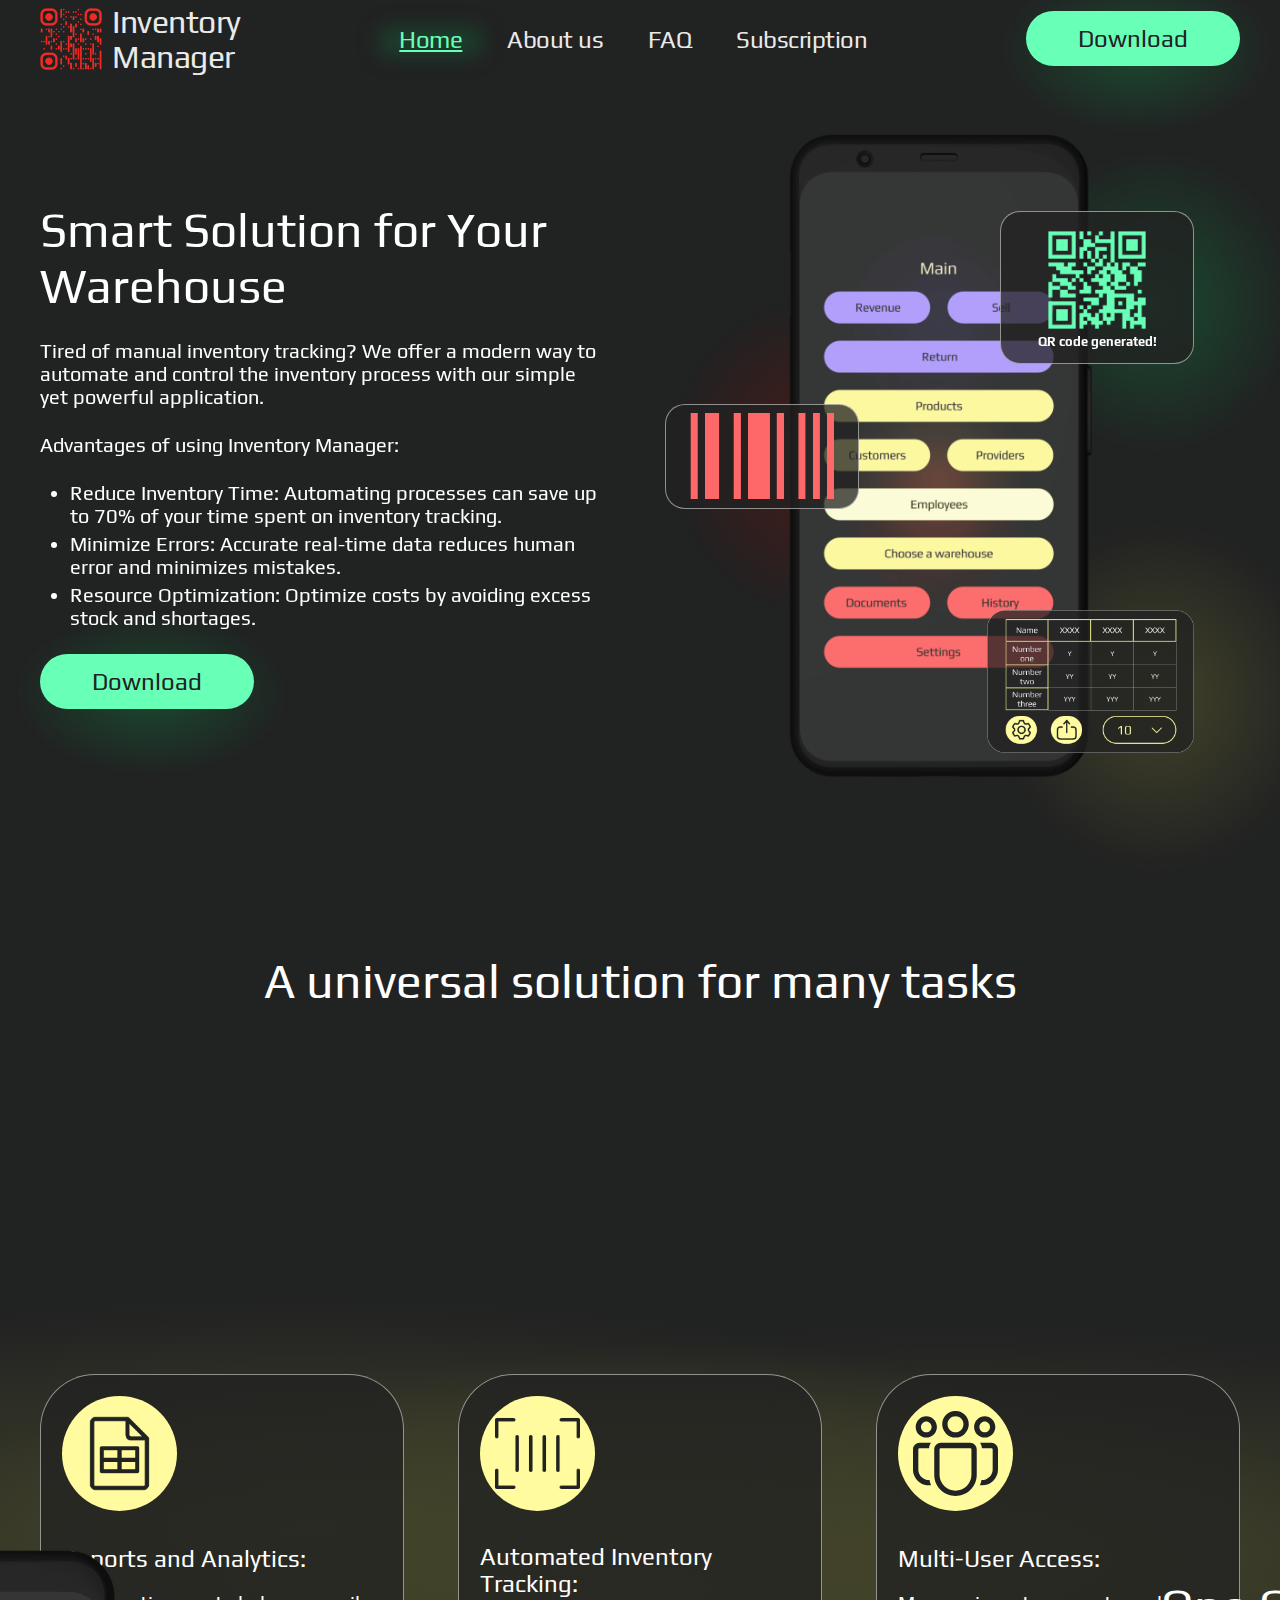
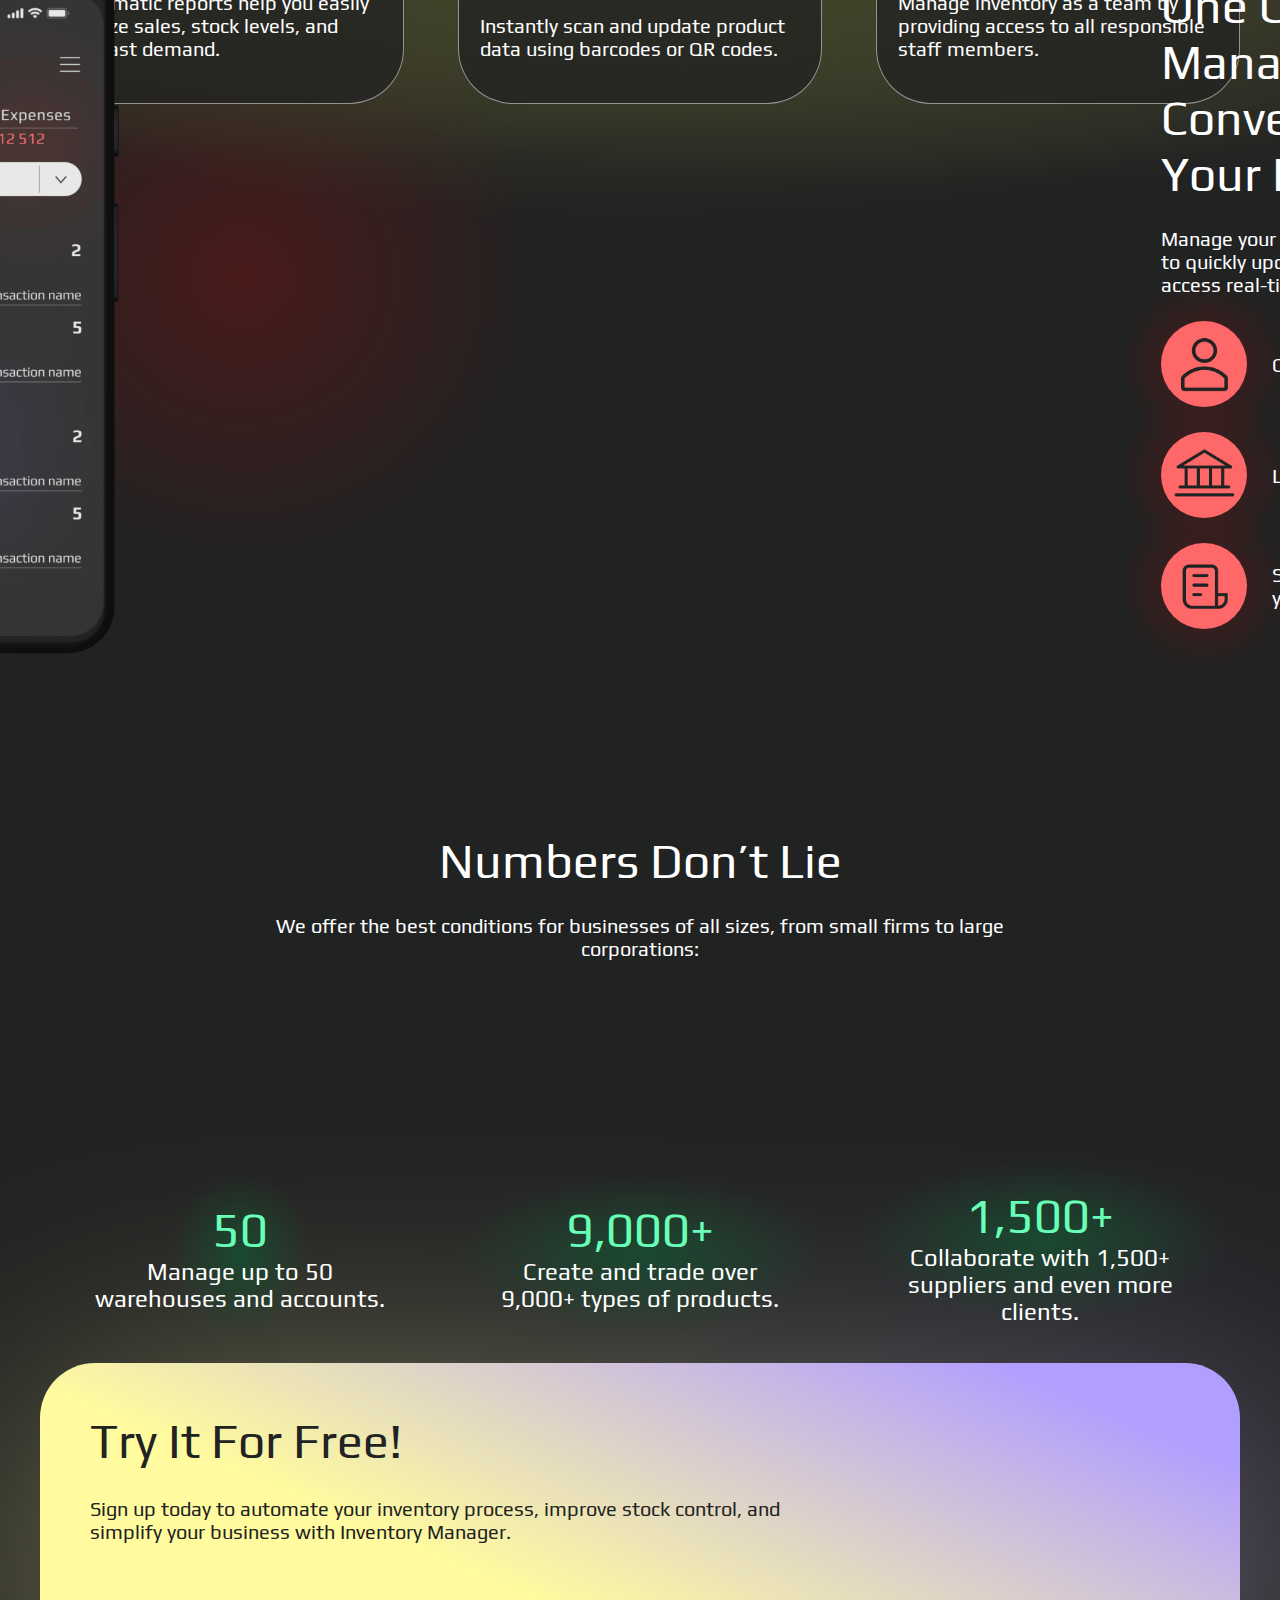
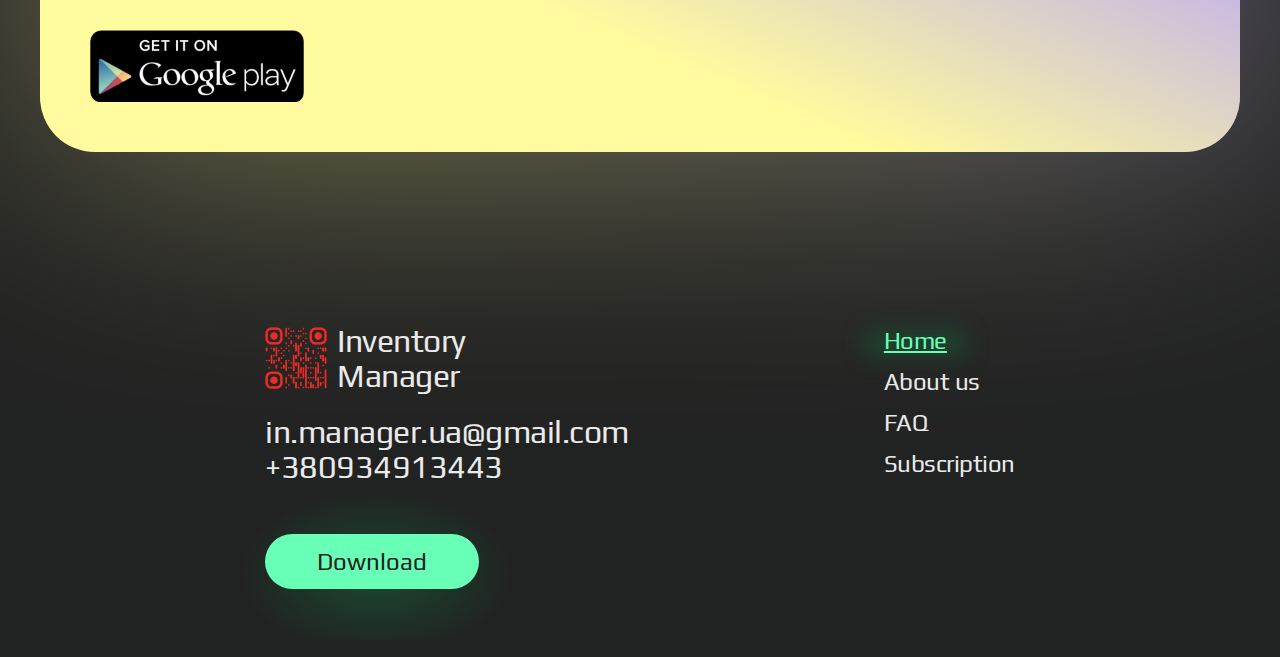
<file: index.html>
<!DOCTYPE html>
<html lang="en">
  <head>
    <meta charset="UTF-8" />
    <meta name="viewport" content="width=device-width, initial-scale=1.0" />
    <link
      rel="icon"
      href="/images/logo.png"
      type="image/png"
    />
    <title>Inventory manager</title>
    <link rel="stylesheet" href="./styles/global.css" />
    <link rel="stylesheet" href="./styles/index.css" />
    <link rel="stylesheet" href="./styles/animation.css" />
  </head>
  <body class="center-column">
    <header translate="no" class="max-1200 row-beetween">
      <div class="logo">
        <img src="./images/logo.png" alt="IM" />
        <div>
          <h1 class="logoTitle">Inventory</h1>
          <h1 class="logoTitle">Manager</h1>
        </div>
      </div>

      <div class="nav-menu-mobile">
        <nav class="row-beetween">
          <div class="link-c link-active">
            <a href="./index.html" class="link active">Home</a>
            <div class="active-decor"></div>
          </div>
          <div class="link-c">
            <a href="./aboutUs.html" class="link">About us</a>
            <div class="active-decor"></div>
          </div>
          <div class="link-c">
            <a href="./FAQ.html" class="link">FAQ</a>
            <div class="active-decor"></div>
          </div>
          <div class="link-c">
            <a href="./Subscription.html" class="link">Subscription</a>
            <div class="active-decor"></div>
          </div>
        </nav>
        <div class="a-download-c">
          <div class="a-download-dec"></div>
          <a
            class="a-download"
            href="https://play.google.com/store/apps/details?id=com.valik404.inventorymanager"
            >Download</a
          >
        </div>
        <div class="cont-filter-black"></div>
      </div>

      <div class="icon" id="header-mobile-btn">
        <span></span>
        <span></span>
        <span></span>
        <span></span>
      </div>
    </header>

    <main class="max-1200 center-column">
      <section class="hero-g">
        <div class="hero-left left-column animationElement animationLeft">
          <h1 class="title mb25">Smart Solution for Your Warehouse</h1>
          <p class="text mb25">
            Tired of manual inventory tracking? We offer a modern way to
            automate and control the inventory process with our simple yet
            powerful application.
          </p>
          <h3 class="text mb25">Advantages of using Inventory Manager:</h3>
          <ul class="hero-list-c center-column mb25">
            <li class="text">
              Reduce Inventory Time: Automating processes can save up to 70% of
              your time spent on inventory tracking.
            </li>
            <li class="text">
              Minimize Errors: Accurate real-time data reduces human error and
              minimizes mistakes.
            </li>
            <li class="text">
              Resource Optimization: Optimize costs by avoiding excess stock and
              shortages.
            </li>
          </ul>
          <div class="a-download-c">
            <div class="a-download-dec"></div>
            <a
              class="a-download"
              href="https://play.google.com/store/apps/details?id=com.valik404.inventorymanager"
              >Download</a
            >
          </div>
        </div>
        <div class="hero-right center">
          <img
            src="./images/index/phone3.png"
            alt=""
            class="hero-phone animationElement animationRight"
          />
          <div
            class="hero-decor hero-decor-1 center-column animationElement animationRightOpacity transition0_3sStop1"
          >
            <img src="./images/index/qrPlayMarket.png" alt="" />
            <h2>QR code generated!</h2>
          </div>
          <div
            class="hero-decor-boll green-boll animationElement animationRightOpacity transition0_3sStop1"
          ></div>
          <div
            class="hero-decor hero-decor-2 center-column animationElement animationLeftOpacity transition0_6sStop1"
          >
            <img src="./images/index/scan.png" alt="" />
          </div>
          <div
            class="hero-decor-boll red-boll animationElement animationLeftOpacity transition0_6sStop1"
          ></div>
          <div
            class="hero-decor hero-decor-3 center-column animationElement animationRightOpacity transition0_9sStop1"
          >
            <img src="./images/index/table.png" alt="" />
          </div>
          <div
            class="hero-decor-boll yellow-boll animationElement animationRightOpacity transition0_9sStop1"
          ></div>
        </div>
      </section>

      <section class="document-g row-2">
        <div class="document-g-title center">
          <h1 class="title mb35">A universal solution for many tasks</h1>
        </div>
        <div
          class="document-c row-beetween gap15 animationElement animationBottom animationCloseMobile"
        >
          <div
            class="box-c animationElement animationLeftOpacityBigMobile animationOnlyMobile"
          >
            <div class="box beetween-left-column">
              <div class="circle center-column">
                <img src="./images/index/vectorDir.png" alt="" />
              </div>
              <h3 class="title document-title">Reports and Analytics:</h3>
              <p class="text">
                Systematic reports help you easily analyze sales, stock levels,
                and forecast demand.
              </p>
            </div>
            <div class="box-decor-boll circle1"></div>
          </div>
          <div
            class="box-c animationElement animationRightOpacityBigMobile animationOnlyMobile"
          >
            <div class="box beetween-left-column">
              <div class="circle center-column">
                <img src="./images/index/scan2.png" alt="" />
              </div>
              <h3 class="title document-title">
                Automated Inventory Tracking:
              </h3>
              <p class="text">
                Instantly scan and update product data using barcodes or QR
                codes.
              </p>
            </div>
            <div class="box-decor-boll circle2"></div>
          </div>
          <div
            class="box-c animationElement animationLeftOpacityBigMobile animationOnlyMobile"
          >
            <div class="box beetween-left-column">
              <div class="circle center-column">
                <img src="./images/index/vector7.svg" alt="" />
              </div>
              <h3 class="title document-title">Multi-User Access:</h3>
              <p class="text">
                Manage inventory as a team by providing access to all
                responsible staff members.
              </p>
            </div>
            <div class="box-decor-boll circle3"></div>
          </div>
        </div>
      </section>

      <section class="statisctic-g row-3">
        <div class="row-3-left">
          <img
            class="animationElement animationLeft"
            src="./images/index/phone1.png"
            alt=""
          />
          <div class="phone-decor-boll"></div>
        </div>
        <div class="row-3-right right-column animationElement animationRight">
          <h1 class="title mb25">
            One Click Inventory Management – Fast and Convenient Solution for
            Your Business
          </h1>
          <p class="text mb25">
            Manage your stock with just one click! Our app allows you to quickly
            update product data, automate processes, and access real-time
            information.
          </p>
          <div class="right-column statisctic-c">
            <div class="row-3-text center">
              <div class="round center">
                <img src="./images/index/clarity_avatar-line.png" alt="" />
                <div class="round-decor"></div>
              </div>
              <p class="text">Create A New Account</p>
            </div>
            <div class="row-3-text center">
              <div class="round center">
                <img src="./images/index/ph_bank-light.png" alt="" />
                <div class="round-decor"></div>
              </div>
              <p class="text">Link Your Bank Account</p>
            </div>
            <div class="row-3-text center">
              <div class="round center">
                <img
                  src="./images/index/fluent_receipt-20-regular.png"
                  alt=""
                />
                <div class="round-decor"></div>
              </div>
              <p class="text">
                Start Buying And Selling (start inventory) for your business
              </p>
            </div>
          </div>
        </div>
      </section>

      <section class="row-4">
        <div class="row-4-text center-column">
          <h2 class="title mb25">Numbers Don’t Lie</h2>
          <p class="text">
            We offer the best conditions for businesses of all sizes, from small
            firms to large corporations:
          </p>
        </div>
        <div class="row-4-info center animationElement animationBottom">
          <div class="info center-column">
            <h2 class="title">
              50
              <div class="info-decor-boll"></div>
            </h2>
            <p class="text">Manage up to 50 warehouses and accounts.</p>
          </div>
          <div class="info center-column">
            <h2 class="title">
              9,000+
              <div class="info-decor-boll"></div>
            </h2>
            <p class="text">Create and trade over 9,000+ types of products.</p>
          </div>
          <div class="info center-column">
            <h2 class="title">
              1,500+
              <div class="info-decor-boll"></div>
            </h2>
            <p class="text">
              Collaborate with 1,500+ suppliers and even more clients.
            </p>
          </div>
        </div>
      </section>

      <section class="google-phone-g mb175">
        <div class="google-phone-c beetween-start">
          <div class="left-google-phone beetween-left-column">
            <div class="google-phone-c-text beetween-left-column">
              <h2 class="title">Try It For Free!</h2>
              <p class="text google-phone-text">
                Sign up today to automate your inventory process, improve stock
                control, and simplify your business with Inventory Manager.
              </p>
            </div>
            <img
              class="google-play"
              src="./images/index/GooglePlay.png"
              alt=""
            />
          </div>
          <div class="right-google-phone center">
            <img
              class="phone-google-phone animationElement animationRight"
              src="./images/index/phone2.png"
              alt=""
            />
          </div>

          <div class="gradient-decor-boll"></div>
        </div>
      </section>
    </main>

    <footer translate="no" class="max-750 beetween-start">
      <div class="left-footer left-column">
        <div class="logo">
          <img src="./images/logo.png" alt="IM" />
          <div>
            <h1 class="logoTitle">Inventory</h1>
            <h1 class="logoTitle">Manager</h1>
          </div>
        </div>
        <div class="footer-left-cont">
          <a
            title="in.manager.ua@gmail.com"
            href="mailto:in.manager.ua@gmail.com?subject=WebMessage"
            class="logoTitle"
            >in.manager.ua@gmail.com</a
          >
          <a href="tel:+380934913443" class="logoTitle logoTel">+380934913443</a>
        </div>
        <div class="a-download-c margin-top">
          <div class="a-download-dec"></div>
          <a
            class="a-download"
            href="https://play.google.com/store/apps/details?id=com.valik404.inventorymanager"
            >Download</a
          >
        </div>
      </div>
      <nav class="right-footer left-column">
        <div class="link-c link-active">
          <a href="./index.html" class="link active">Home</a>
          <div class="active-decor"></div>
        </div>
        <div class="link-c">
          <a href="./aboutUs.html" class="link">About us</a>
          <div class="active-decor"></div>
        </div>
        <div class="link-c">
          <a href="./FAQ.html" class="link">FAQ</a>
          <div class="active-decor"></div>
        </div>
        <div class="link-c">
          <a href="./Subscription.html" class="link">Subscription</a>
          <div class="active-decor"></div>
        </div>
      </nav>
    </footer>

    <script src="./script/animationStart.js"></script>
    <script src="./script/global.js"></script>
  </body>
</html>
</file>
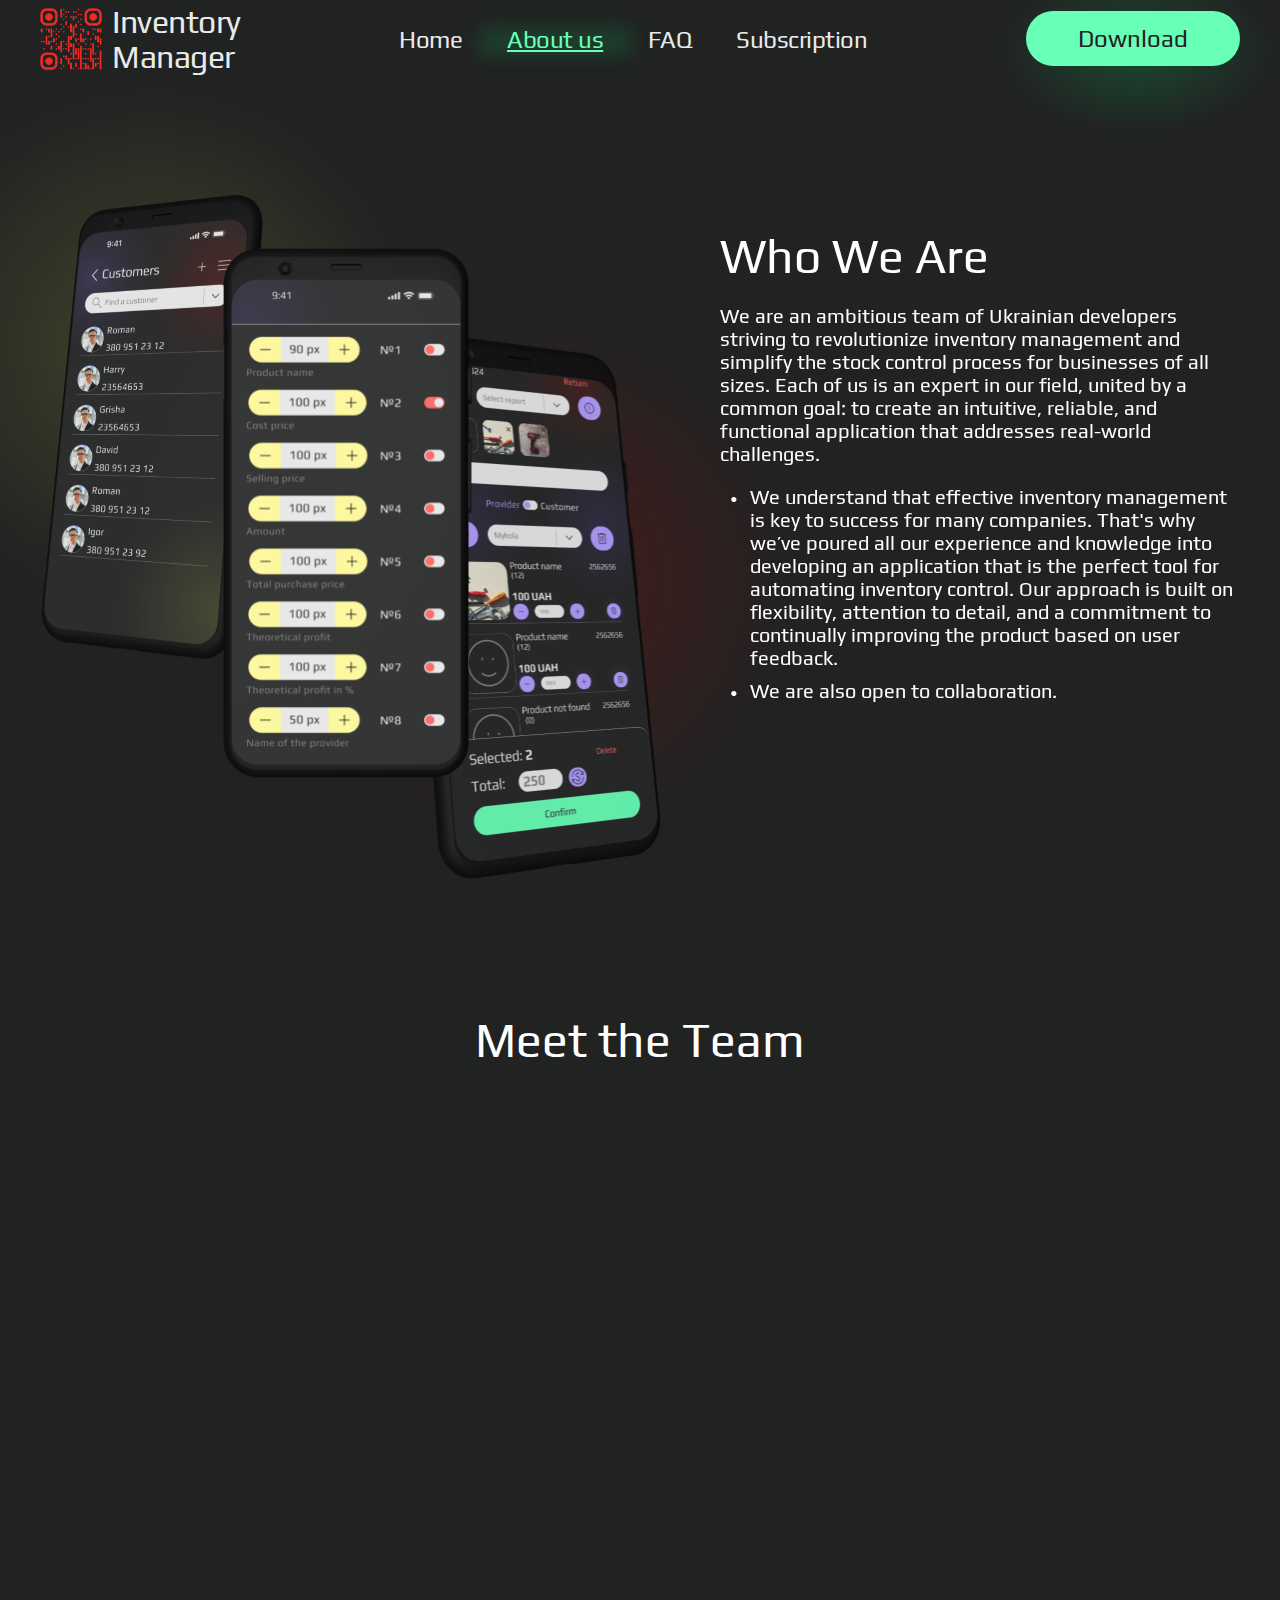
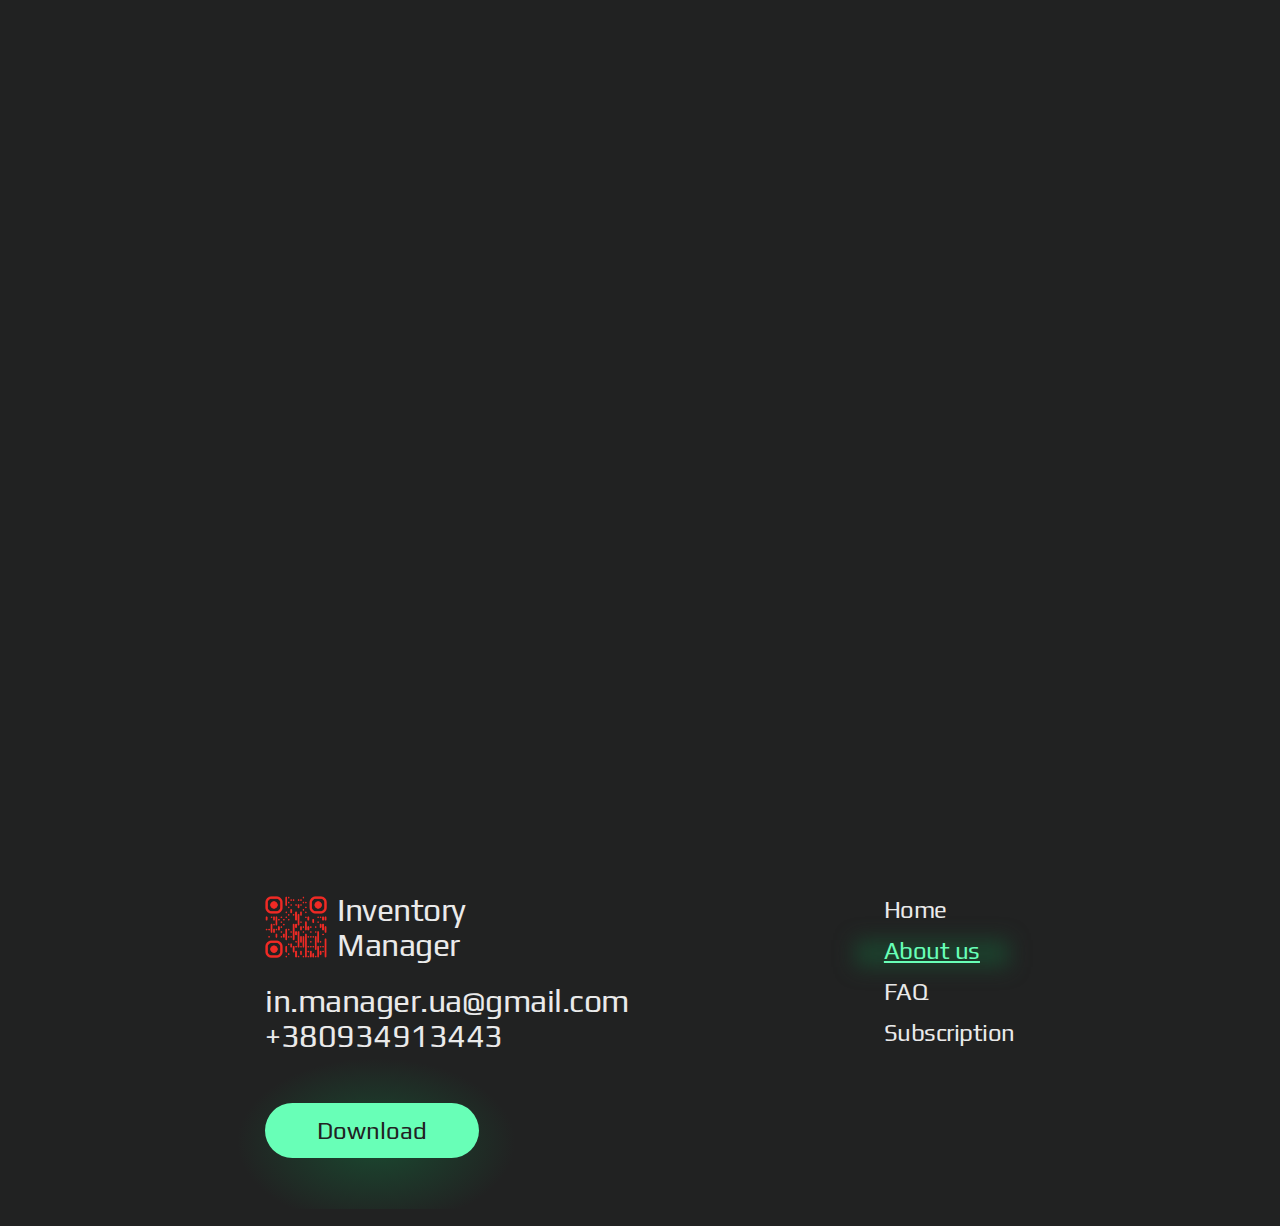
<file: aboutUs.html>
<!DOCTYPE html>
<html lang="en">
  <head>
    <meta charset="UTF-8" />
    <meta name="viewport" content="width=device-width, initial-scale=1.0" />
    <link rel="icon" href="/images/logo.png" type="image/png" />
    <title>Inventory manager</title>
    <link rel="stylesheet" href="./styles/global.css" />
    <link rel="stylesheet" href="./styles/aboutUs.css" />
    <link rel="stylesheet" href="./styles/animation.css" />
  </head>
  <body class="center-column">
    <header translate="no" class="max-1200 row-beetween">
      <div class="logo">
        <img src="./images/logo.png" alt="IM" />
        <div translate="no">
          <h1 class="logoTitle">Inventory</h1>
          <h1 class="logoTitle">Manager</h1>
        </div>
      </div>

      <div class="nav-menu-mobile">
        <nav class="row-beetween">
          <div class="link-c">
            <a href="./index.html" class="link">Home</a>
            <div class="active-decor"></div>
          </div>
          <div class="link-c link-active">
            <a href="./aboutUs.html" class="link active">About us</a>
            <div class="active-decor"></div>
          </div>
          <div class="link-c">
            <a href="./FAQ.html" class="link">FAQ</a>
            <div class="active-decor"></div>
          </div>
          <div class="link-c">
            <a href="./Subscription.html" class="link">Subscription</a>
            <div class="active-decor"></div>
          </div>
        </nav>
        <div class="a-download-c">
          <div class="a-download-dec"></div>
          <a
            class="a-download"
            href="https://play.google.com/store/apps/details?id=com.valik404.inventorymanager"
            >Download</a
          >
        </div>

        <div class="cont-filter-black"></div>
      </div>

      <div class="icon" id="header-mobile-btn">
        <span></span>
        <span></span>
        <span></span>
        <span></span>
      </div>
    </header>

    <main class="max-1200 center-column">
      <section class="hero-us">
        <div class="hero-phones">
          <img
            class="hero-phone-1 animationElement animationLeftOpacityVeryBig transition1_6s"
            src="./images/aboutUs/phone1.png"
            alt=""
          />
          <img
            class="hero-phone-2 animationElement animationLeftOpacityBig transition1_3s"
            src="./images/aboutUs/phone2.png"
            alt=""
          />
          <img
            class="hero-phone-3 animationElement animationLeftOpacity"
            src="./images/aboutUs/phone3.png"
            alt=""
          />
          <div class="hero-phones-decor decor-yellow"></div>
          <div class="hero-phones-decor decor-red"></div>
          <div class="hero-phones-decor decor-blue"></div>
        </div>
        <div class="hero-text right-column animationElement animationRight">
          <h1 class="title">Who We Are</h1>
          <p class="text">
            We are an ambitious team of Ukrainian developers striving to
            revolutionize inventory management and simplify the stock control
            process for businesses of all sizes. Each of us is an expert in our
            field, united by a common goal: to create an intuitive, reliable,
            and functional application that addresses real-world challenges.
          </p>
          <div class="hero-list text">
            <p>
              We understand that effective inventory management is key to
              success for many companies. That's why we’ve poured all our
              experience and knowledge into developing an application that is
              the perfect tool for automating inventory control. Our approach is
              built on flexibility, attention to detail, and a commitment to
              continually improving the product based on user feedback.
            </p>
            <p>We are also open to collaboration.</p>
          </div>
          <div class="a-download-c mobile-btn">
            <div class="a-download-dec"></div>
            <a
              class="a-download"
              href="https://play.google.com/store/apps/details?id=com.valik404.inventorymanager"
              >Download</a
            >
          </div>
        </div>
      </section>

      <section class="authors-section">
        <h1 class="title">Meet the Team</h1>
        <div class="authors center-column">
          <div class="author animationElement animationLeftOpacityBig">
            <div class="author-text left-column">
              <div class="author-name-job">
                <p class="author-name font-color-yellow text">
                  Valentyn Radchenko
                </p>
                <p class="author-job font-color-yellow text">Founder</p>
              </div>
              <p class="text">
                An experienced Team Lead with a strong background as a Full
                Stack Developer and many years in IT.
              </p>
              <div class="author-list">
                <p class="text">
                  Founder of BananaCode, the company behind the creation of the
                  Inventory Manager application.
                </p>
                <p class="text">
                  As the CEO, Valentin leads the development of innovative
                  solutions, ensuring high-quality and efficient products for
                  business optimization. He also independently developed and
                  created the application’s functionality to meet all
                  requirements.
                </p>
              </div>
            </div>
            <div class="author-img center">
              <img src="./images/aboutUs/Founder.png" alt="" />
              <div class="author-img-bg author-img-bg-1"></div>
              <div class="author-decor author-decor-yellow"></div>
            </div>
          </div>
          <div class="author animationElement animationRightOpacityBig">
            <div class="author-text left-column">
              <div class="author-name-job">
                <p class="author-name font-color-blue text">Anna Kudryk</p>
                <p class="author-job font-color-blue text">UI/UX designer</p>
              </div>
              <p class="text">A UI/UX designer with six years of experience.</p>
              <div class="author-list">
                <p class="text">
                  Contributed to the development of a mobile casual game and a
                  warehouse analytics application.
                </p>
                <p class="text">
                  With 3.5 years in graphic design, she creates interfaces that
                  are not only user-friendly but also visually appealing.
                </p>
              </div>
            </div>
            <div class="author-img center">
              <img src="./images/aboutUs/designer.png" alt="" />
              <div class="author-img-bg author-img-bg-2"></div>
              <div class="author-decor author-decor-blue"></div>
            </div>
          </div>
          <div class="author animationElement animationLeftOpacityBig">
            <div class="author-text left-column">
              <div class="author-name-job">
                <p class="author-name font-color-red text">Olga Galaka</p>
                <p class="author-job font-color-red text">Chief assistent</p>
              </div>
              <p class="text">
                Supports the process of development, testing, and optimization
                of the application.
              </p>
              <div class="author-list">
                <p class="text">
                  Responsible for organizational tasks and assisting with task
                  allocation within the team.
                </p>
                <p class="text">
                  Helps implement new features, improve the interface, fix bugs,
                  and ensure close communication between developers and users to
                  keep the product aligned with business expectations.
                </p>
              </div>
            </div>
            <div class="author-img center">
              <img src="./images/aboutUs/user.png" alt="" />
              <div class="author-img-bg author-img-bg-3"></div>
              <div class="author-decor author-decor-red"></div>
            </div>
          </div>
          <!-- <div class="author animationElement animationRightOpacityBig">
            <div class="author-text left-column">
              <div class="author-name-job">
                <p class="author-name font-color-blue text">Zakhar Yasko</p>
                <p class="author-job font-color-blue text">Front-end</p>
              </div>
              <p class="text">
                An advanced Front-end developer with over 2 years of experience.
              </p>
              <div class="author-list">
                <p class="text">
                  A student at one of Germany's top technical universities.
                  Zakhar contributed to building the core of the project as well
                  as developing numerous features.
                </p>
                <p class="text">
                  He is a skilled professional proficient in the full cycle of
                  Front-end project development, including implementation,
                  interface optimization, and the integration of cutting-edge
                  solutions to enhance user experience.
                </p>
              </div>
            </div>
            <div class="author-img center">
              <img src="./images/aboutUs/user2.jpg" alt="" />
              <div class="author-img-bg author-img-bg-2"></div>
              <div class="author-decor author-decor-blue"></div>
            </div>
          </div> -->
        </div>
      </section>
    </main>

    <footer translate="no" class="max-750 beetween-start">
      <div class="left-footer left-column">
        <div class="logo">
          <img src="./images/logo.png" alt="IM" />
          <div translate="no">
            <h1 class="logoTitle">Inventory</h1>
            <h1 class="logoTitle">Manager</h1>
          </div>
        </div>
        <div class="footer-left-cont">
          <a
            title="in.manager.ua@gmail.com"
            href="mailto:in.manager.ua@gmail.com?subject=WebMessage"
            class="logoTitle"
            >in.manager.ua@gmail.com</a
          >
          <a href="tel:+380934913443" class="logoTitle logoTel">+380934913443</a>
        </div>
        <div class="a-download-c margin-top">
          <div class="a-download-dec"></div>
          <a
            class="a-download"
            href="https://play.google.com/store/apps/details?id=com.valik404.inventorymanager"
            >Download</a
          >
        </div>
      </div>
      <nav class="right-footer left-column">
        <div class="link-c">
          <a href="./index.html" class="link">Home</a>
          <div class="active-decor"></div>
        </div>
        <div class="link-c link-active">
          <a href="./aboutUs.html" class="link active">About us</a>
          <div class="active-decor"></div>
        </div>
        <div class="link-c">
          <a href="./FAQ.html" class="link">FAQ</a>
          <div class="active-decor"></div>
        </div>
        <div class="link-c">
          <a href="./Subscription.html" class="link">Subscription</a>
          <div class="active-decor"></div>
        </div>
      </nav>
    </footer>

    <script src="./script/global.js"></script>
    <script src="./script/animationStart.js"></script>
    <script src="./script/global.js"></script>
  </body>
</html>
</file>
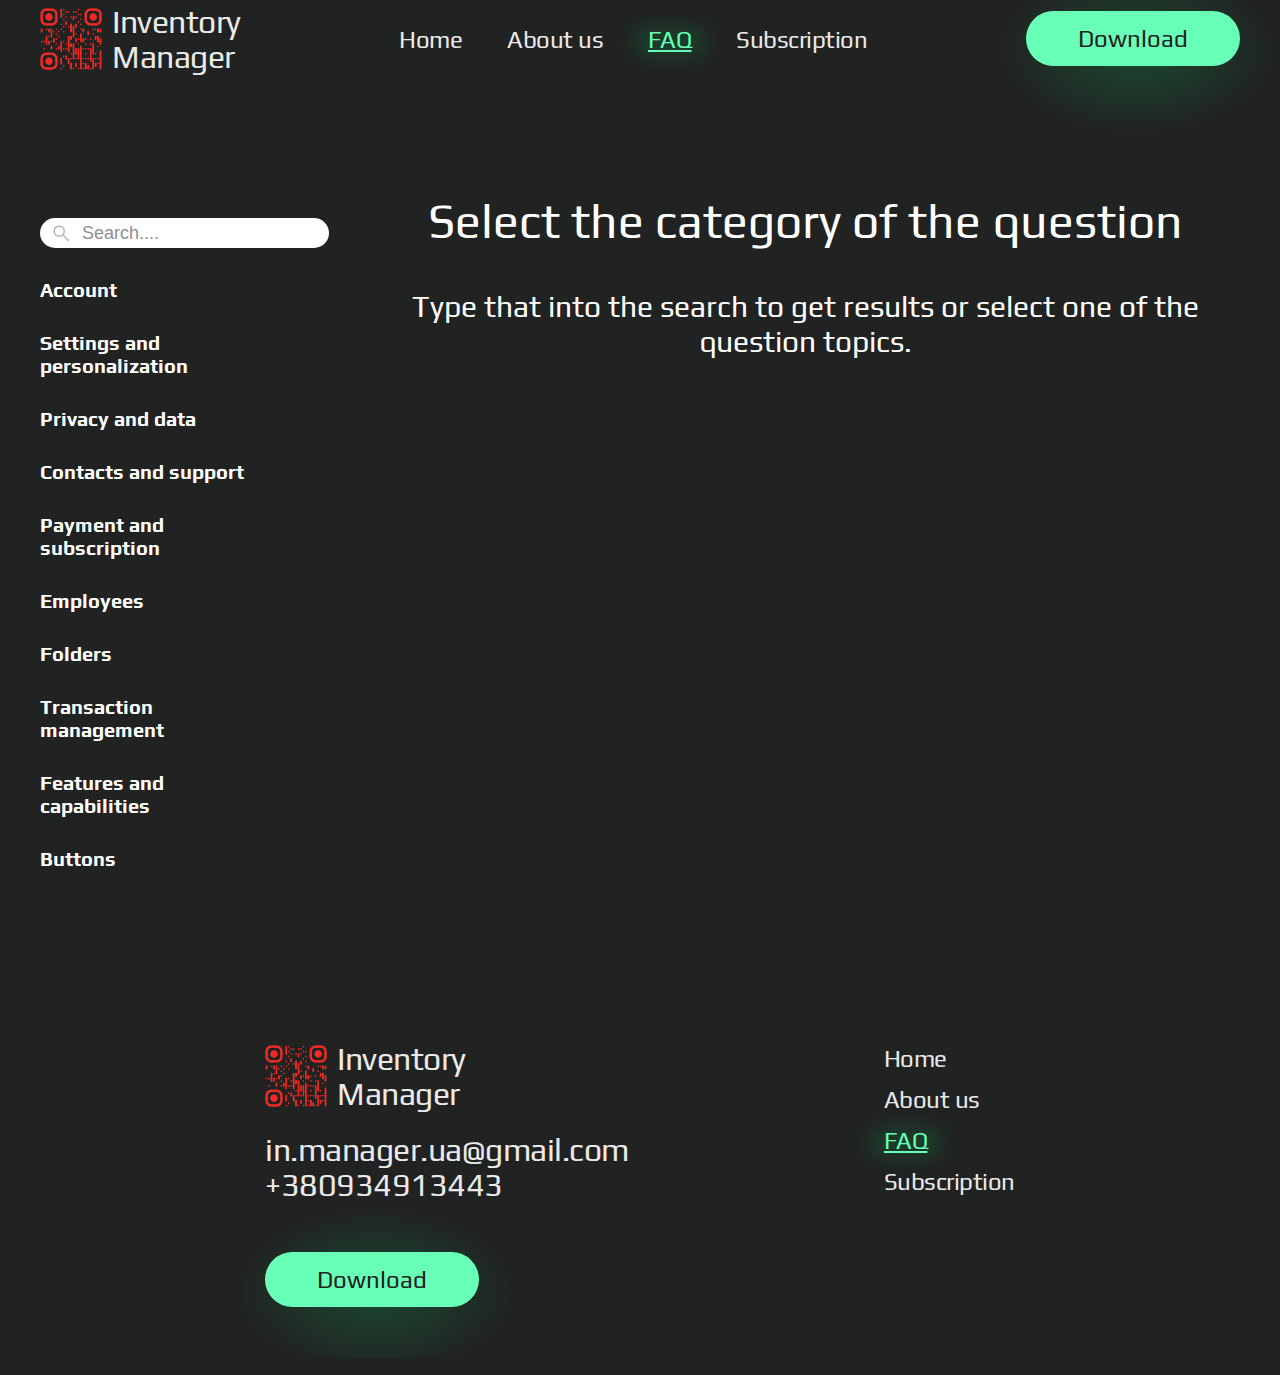
<file: FAQ.html>
<!DOCTYPE html>
<html lang="en">
  <head>
    <meta charset="UTF-8" />
    <meta name="viewport" content="width=device-width, initial-scale=1.0" />
    <link rel="icon" href="/images/logo.png" type="image/png" />
    <title>Inventory manager</title>
    <link rel="stylesheet" href="./styles/global.css" />
    <link rel="stylesheet" href="./styles/FAQ.css" />
  </head>
  <body class="center-column">
    <header translate="no" class="max-1200 row-beetween">
      <div class="logo">
        <img src="./images/logo.png" alt="IM" />
        <div>
          <h1 class="logoTitle">Inventory</h1>
          <h1 class="logoTitle">Manager</h1>
        </div>
      </div>
      <div class="nav-menu-mobile">
        <nav class="row-beetween">
          <div class="link-c">
            <a href="./index.html" class="link">Home</a>
            <div class="active-decor"></div>
          </div>
          <div class="link-c">
            <a href="./aboutUs.html" class="link">About us</a>
            <div class="active-decor"></div>
          </div>
          <div class="link-c link-active">
            <a href="./FAQ.html" class="link active">FAQ</a>
            <div class="active-decor"></div>
          </div>
          <div class="link-c">
            <a href="./Subscription.html" class="link">Subscription</a>
            <div class="active-decor"></div>
          </div>
        </nav>

        <div class="a-download-c">
          <div class="a-download-dec"></div>
          <a
            class="a-download"
            href="https://play.google.com/store/apps/details?id=com.valik404.inventorymanager"
            >Download</a
          >
        </div>

        <div class="cont-filter-black"></div>
      </div>

      <div class="icon" id="header-mobile-btn">
        <span></span>
        <span></span>
        <span></span>
        <span></span>
      </div>
    </header>

    <main class="max-1200 center-column">
      <section class="hero-faq">
        <div class="hero-faq-left left-column">
          <input
            id="searchInput"
            class="search-input"
            type="text"
            placeholder="Search...."
          />
          <div class="panel-toggle">
            <img src="./images/faq/show-hide-right-panel.svg" id="check" />
          </div>
          <div class="right-panel">
            <div class="question-title-category-panel">
              <h1 id="questionTitle2" class="title center">
                Select the category of the question
              </h1>
            </div>
            <input
              id="searchInput2"
              class="search-input search-input2"
              type="text"
              placeholder="Search...."
            />
            <div
              id="questionsCategory"
              class="questions-category left-column"
            ></div>
          </div>
        </div>
        <div class="hero-faq-right center-column" id="rightSection">
          <h2 id="questionTitle" class="title">
            Select the category of the question
          </h2>
          <div class="cards-container right-column searching-title" id="answersStack">
            Type that into the search to get results or select one of the
            question topics.
          </div>
        </div>
      </section>
    </main>

    <footer translate="no" class="max-750 beetween-start">
      <div class="left-footer left-column">
        <div class="logo">
          <img src="./images/logo.png" alt="IM" />
          <div>
            <h1 class="logoTitle">Inventory</h1>
            <h1 class="logoTitle">Manager</h1>
          </div>
        </div>
        <div class="footer-left-cont">
          <a
            title="in.manager.ua@gmail.com"
            href="mailto:in.manager.ua@gmail.com?subject=WebMessage"
            class="logoTitle"
            >in.manager.ua@gmail.com</a
          >
          <a href="tel:+380934913443" class="logoTitle logoTel">+380934913443</a>
        </div>
        <div class="a-download-c margin-top">
          <div class="a-download-dec"></div>
          <a
            class="a-download"
            href="https://play.google.com/store/apps/details?id=com.valik404.inventorymanager"
            >Download</a
          >
        </div>
      </div>
      <nav class="right-footer left-column">
        <div class="link-c">
          <a href="./index.html" class="link">Home</a>
          <div class="active-decor"></div>
        </div>
        <div class="link-c">
          <a href="./aboutUs.html" class="link">About us</a>
          <div class="active-decor"></div>
        </div>
        <div class="link-c link-active">
          <a href="./FAQ.html" class="link active">FAQ</a>
          <div class="active-decor"></div>
        </div>
        <div class="link-c">
          <a href="./Subscription.html" class="link">Subscription</a>
          <div class="active-decor"></div>
        </div>
      </nav>
    </footer>
    <script src="./script/global.js"></script>
    <script src="./script/datas.js"></script>
    <script src="./script/faq.js"></script>
  </body>
</html>
</file>
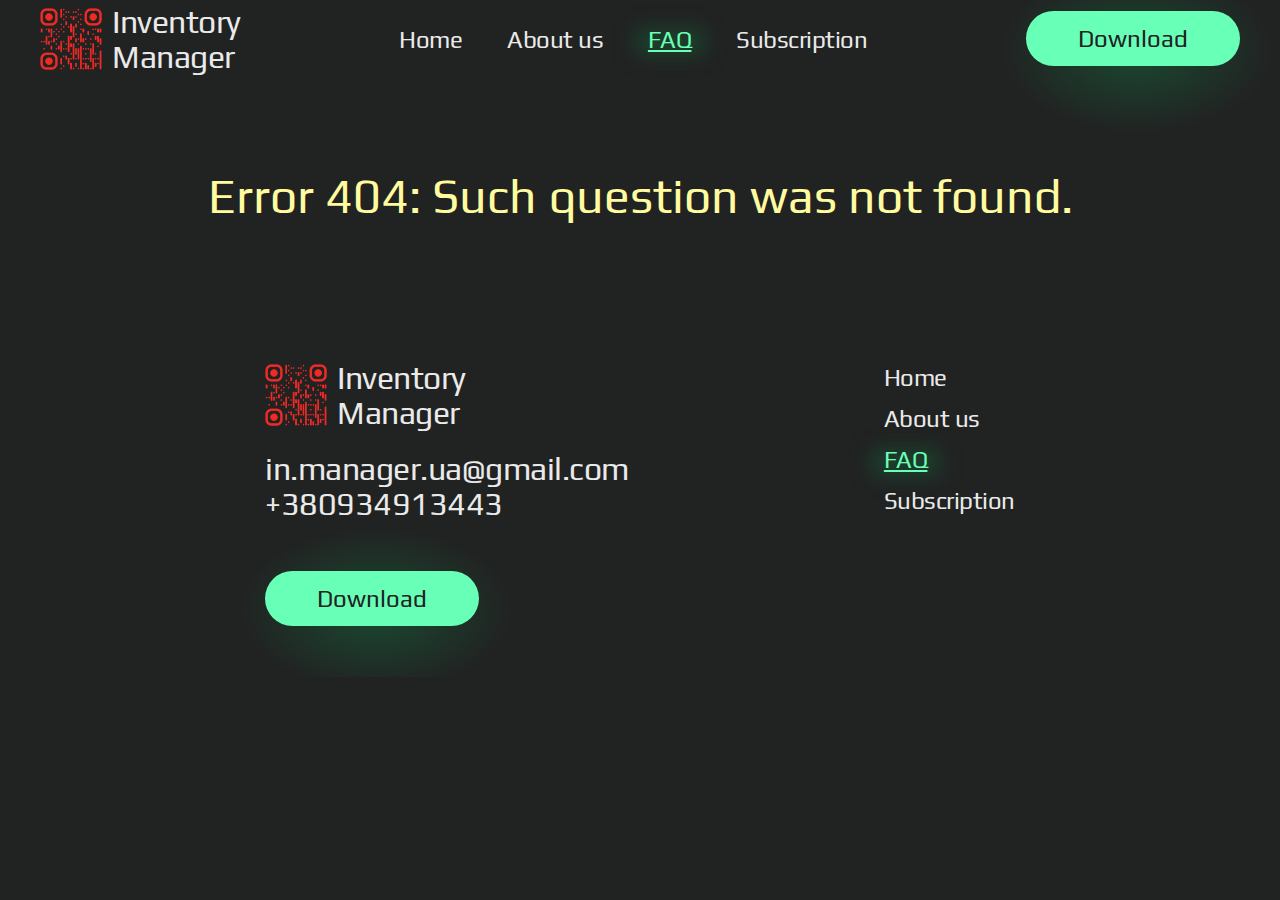
<file: FAQcurrent.html>
<!DOCTYPE html>
<html lang="en">
  <head>
    <meta charset="UTF-8" />
    <meta name="viewport" content="width=device-width, initial-scale=1.0" />
    <link rel="icon" href="/images/logo.png" type="image/png" />
    <title>Inventory manager</title>
    <link rel="stylesheet" href="./styles/global.css" />
    <link rel="stylesheet" href="./styles/FAQcurrent.css" />
  </head>
  <body class="center-column">
    <header translate="no" class="max-1200 row-beetween">
      <div class="logo">
        <img src="./images/logo.png" alt="IM" />
        <div>
          <h1 class="logoTitle">Inventory</h1>
          <h1 class="logoTitle">Manager</h1>
        </div>
      </div>

      <div class="nav-menu-mobile">
        <nav class="row-beetween">
          <div class="link-c">
            <a href="./index.html" class="link">Home</a>
            <div class="active-decor"></div>
          </div>
          <div class="link-c">
            <a href="./aboutUs.html" class="link">About us</a>
            <div class="active-decor"></div>
          </div>
          <div class="link-c link-active">
            <a href="./FAQ.html" class="link active">FAQ</a>
            <div class="active-decor"></div>
          </div>
          <div class="link-c">
            <a href="./Subscription.html" class="link">Subscription</a>
            <div class="active-decor"></div>
          </div>
        </nav>

        <div class="a-download-c">
          <div class="a-download-dec"></div>
          <a
            class="a-download"
            href="https://play.google.com/store/apps/details?id=com.valik404.inventorymanager"
            >Download</a
          >
        </div>

        <div class="cont-filter-black"></div>
      </div>
      
      <div class="icon" id="header-mobile-btn">
        <span></span>
        <span></span>
        <span></span>
        <span></span>
      </div>
    </header>

    <main class="max-1200 center-column">
      <h1 class="title title-qwestion center" id="title-answer"></h1>
      <section class="center-column content-c" id="content-answer"></section>
    </main>

    <footer translate="no" class="max-750 beetween-start">
      <div class="left-footer left-column">
        <div class="logo">
          <img src="./images/logo.png" alt="IM" />
          <div>
            <h1 class="logoTitle">Inventory</h1>
            <h1 class="logoTitle">Manager</h1>
          </div>
        </div>
        <div class="footer-left-cont">
          <a
            title="in.manager.ua@gmail.com"
            href="mailto:in.manager.ua@gmail.com?subject=WebMessage"
            class="logoTitle"
            >in.manager.ua@gmail.com</a
          >
          <a href="tel:+380934913443" class="logoTitle logoTel">+380934913443</a>
        </div>
        <div class="a-download-c margin-top">
          <div class="a-download-dec"></div>
          <a
            class="a-download"
            href="https://play.google.com/store/apps/details?id=com.valik404.inventorymanager"
            >Download</a
          >
        </div>
      </div>
      <nav class="right-footer left-column">
        <div class="link-c">
          <a href="./index.html" class="link">Home</a>
          <div class="active-decor"></div>
        </div>
        <div class="link-c">
          <a href="./aboutUs.html" class="link">About us</a>
          <div class="active-decor"></div>
        </div>
        <div class="link-c link-active">
          <a href="./FAQ.html" class="link active">FAQ</a>
          <div class="active-decor"></div>
        </div>
        <div class="link-c">
          <a href="./Subscription.html" class="link">Subscription</a>
          <div class="active-decor"></div>
        </div>
      </nav>
    </footer>
    <script src="./script/global.js"></script>
    <script src="./script/datas.js"></script>
    <script src="./script/current.faq.js"></script>
  </body>
</html>
</file>
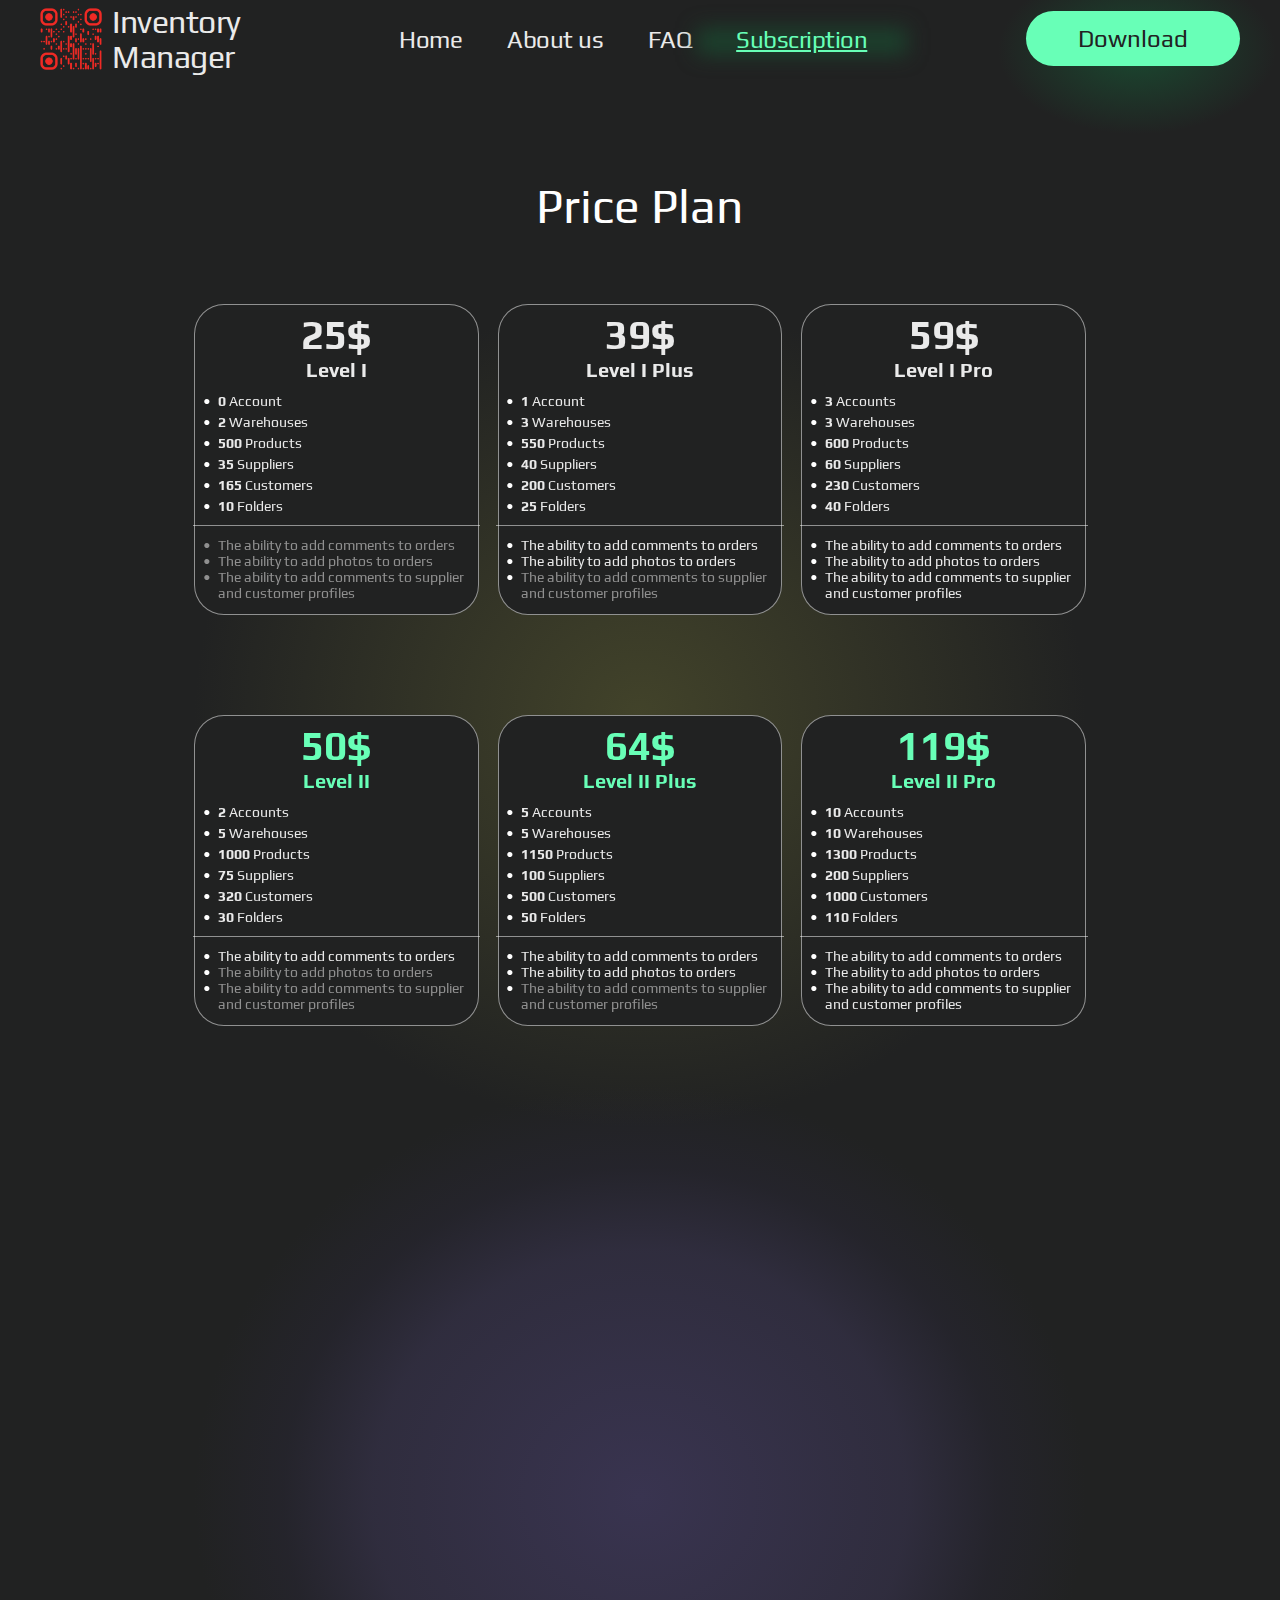
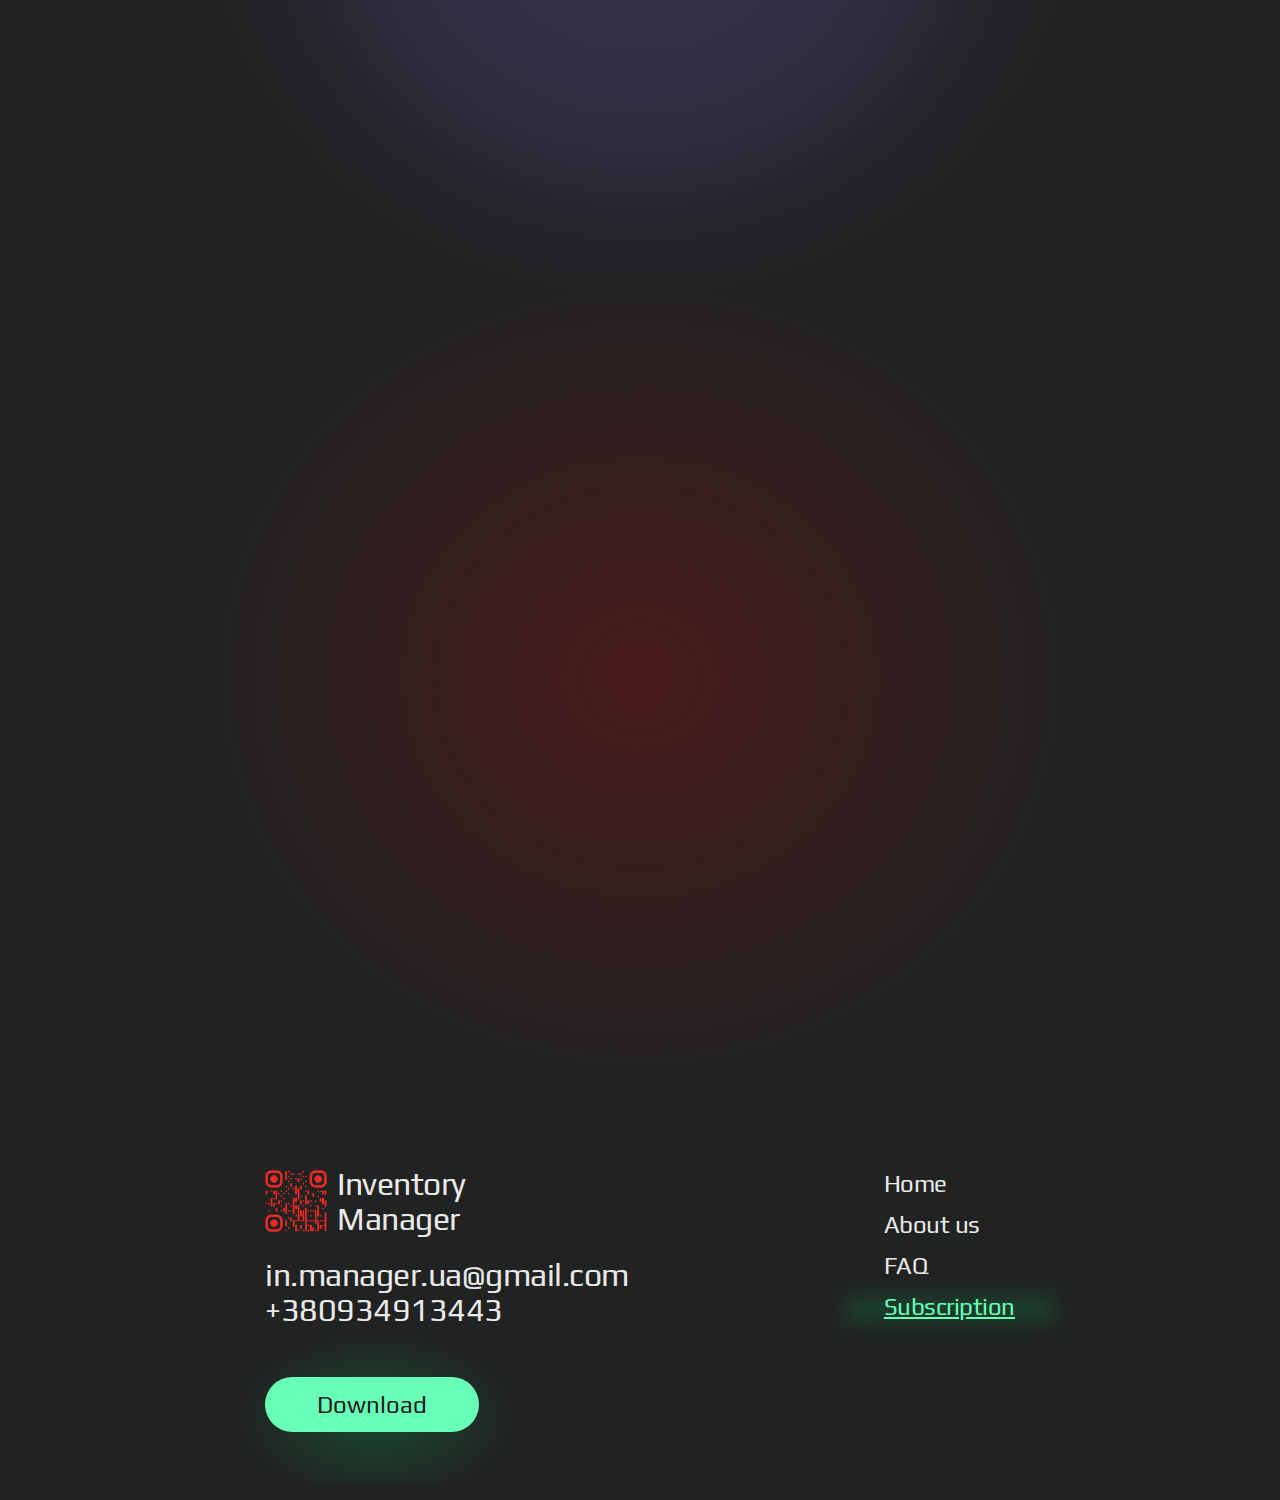
<file: Subscription.html>
<!DOCTYPE html>
<html lang="en">
  <head>
    <meta charset="UTF-8" />
    <meta name="viewport" content="width=device-width, initial-scale=1.0" />
    <link rel="icon" href="/images/logo.png" type="image/png" />
    <title>Inventory manager</title>
    <link rel="stylesheet" href="./styles/global.css" />
    <link rel="stylesheet" href="./styles/animation.css" />
    <link rel="stylesheet" href="./styles/Subscription.css" />
  </head>
  <body class="center-column">
    <header translate="no" class="max-1200 row-beetween">
      <div class="logo">
        <img src="./images/logo.png" alt="IM" />
        <div>
          <h1 class="logoTitle">Inventory</h1>
          <h1 class="logoTitle">Manager</h1>
        </div>
      </div>

      <div class="nav-menu-mobile">
        <nav class="row-beetween">
          <div class="link-c">
            <a href="./index.html" class="link">Home</a>
            <div class="active-decor"></div>
          </div>
          <div class="link-c">
            <a href="./aboutUs.html" class="link">About us</a>
            <div class="active-decor"></div>
          </div>
          <div class="link-c">
            <a href="./FAQ.html" class="link">FAQ</a>
            <div class="active-decor"></div>
          </div>
          <div class="link-c link-active">
            <a href="./Subscription.html" class="link active">Subscription</a>
            <div class="active-decor"></div>
          </div>
        </nav>

        <div class="a-download-c">
          <div class="a-download-dec"></div>
          <a
            class="a-download"
            href="https://play.google.com/store/apps/details?id=com.valik404.inventorymanager"
            >Download</a
          >
        </div>
        <div class="cont-filter-black"></div>
      </div>

      <div class="icon" id="header-mobile-btn">
        <span></span>
        <span></span>
        <span></span>
        <span></span>
      </div>
    </header>

    <main class="max-1200 center-column">
      <section class="hero-sub">
        <h1 class="title">Price Plan</h1>
        <div class="hero-cards-row">
          <!-- Level 1 SUBSCRIBE -->
          <div
            class="hero-card center-column animationElement animationRightCustomOpacity-1"
          >
            <div class="price font-white">
              <h1 translate="no">25$</h1>
              <h2>Level I</h2>
            </div>
            <div class="card-content">
              <div class="card-list-info">
                <p><span>0</span> Account</p>
                <p><span>2</span> Warehouses</p>
                <p><span>500</span> Products</p>
                <p><span>35</span> Suppliers</p>
                <p><span>165</span> Customers</p>
                <p><span>10</span> Folders</p>
              </div>
              <hr class="card-line" />
              <div class="card-list-benefits">
                <p>The ability to add comments to orders</p>
                <p>The ability to add photos to orders</p>
                <p>
                  The ability to add comments to supplier and customer profiles
                </p>
              </div>
            </div>
          </div>
          <div
            class="hero-card center-column animationElement animationRightCustomOpacity-2"
          >
            <div class="price font-white">
              <h1 translate="no">39$</h1>
              <h2>Level I Plus</h2>
            </div>
            <div class="card-content">
              <div class="card-list-info">
                <p><span>1</span> Account</p>
                <p><span>3</span> Warehouses</p>
                <p><span>550</span> Products</p>
                <p><span>40</span> Suppliers</p>
                <p><span>200</span> Customers</p>
                <p><span>25</span> Folders</p>
              </div>
              <hr class="card-line" />
              <div class="card-list-benefits">
                <p class="include-benefit">
                  The ability to add comments to orders
                </p>
                <p class="include-benefit">
                  The ability to add photos to orders
                </p>
                <p>
                  The ability to add comments to supplier and customer profiles
                </p>
              </div>
            </div>
          </div>
          <div
            class="hero-card center-column animationElement animationRightCustomOpacity-3"
          >
            <div class="price font-white">
              <h1 translate="no">59$</h1>
              <h2>Level I Pro</h2>
            </div>
            <div class="card-content">
              <div class="card-list-info">
                <p><span>3</span> Accounts</p>
                <p><span>3</span> Warehouses</p>
                <p><span>600</span> Products</p>
                <p><span>60</span> Suppliers</p>
                <p><span>230</span> Customers</p>
                <p><span>40</span> Folders</p>
              </div>
              <hr class="card-line" />
              <div class="card-list-benefits">
                <p class="text include-benefit">
                  The ability to add comments to orders
                </p>
                <p class="text include-benefit">
                  The ability to add photos to orders
                </p>
                <p class="text include-benefit">
                  The ability to add comments to supplier and customer profiles
                </p>
              </div>
            </div>
          </div>
          <!-- Level 2 SUBSCRIBE -->
          <div
            class="hero-card center-column animationElement animationLeftCustomOpacity-3"
          >
            <div class="price font-green">
              <h1 translate="no">50$</h1>
              <h2>Level II</h2>
            </div>
            <div class="card-content">
              <div class="card-list-info">
                <p><span>2</span> Accounts</p>
                <p><span>5</span> Warehouses</p>
                <p><span>1000</span> Products</p>
                <p><span>75</span> Suppliers</p>
                <p><span>320</span> Customers</p>
                <p><span>30</span> Folders</p>
              </div>
              <hr class="card-line" />
              <div class="card-list-benefits">
                <p class="text include-benefit">
                  The ability to add comments to orders
                </p>
                <p class="text">The ability to add photos to orders</p>
                <p class="text">
                  The ability to add comments to supplier and customer profiles
                </p>
              </div>
            </div>
          </div>
          <div
            class="hero-card center-column animationElement animationLeftCustomOpacity-2"
          >
            <div class="price font-green">
              <h1 translate="no">64$</h1>
              <h2>Level II Plus</h2>
            </div>
            <div class="card-content">
              <div class="card-list-info">
                <p><span>5</span> Accounts</p>
                <p><span>5</span> Warehouses</p>
                <p><span>1150</span> Products</p>
                <p><span>100</span> Suppliers</p>
                <p><span>500</span> Customers</p>
                <p><span>50</span> Folders</p>
              </div>
              <hr class="card-line" />
              <div class="card-list-benefits">
                <p class="text include-benefit">
                  The ability to add comments to orders
                </p>
                <p class="text include-benefit">
                  The ability to add photos to orders
                </p>
                <p class="text">
                  The ability to add comments to supplier and customer profiles
                </p>
              </div>
            </div>
          </div>
          <div
            class="hero-card center-column animationElement animationLeftCustomOpacity-1"
          >
            <div class="price font-green">
              <h1 translate="no">119$</h1>
              <h2>Level II Pro</h2>
            </div>
            <div class="card-content">
              <div class="card-list-info">
                <p><span>10</span> Accounts</p>
                <p><span>10</span> Warehouses</p>
                <p><span>1300</span> Products</p>
                <p><span>200</span> Suppliers</p>
                <p><span>1000</span> Customers</p>
                <p><span>110</span> Folders</p>
              </div>
              <hr class="card-line" />
              <div class="card-list-benefits">
                <p class="text include-benefit">
                  The ability to add comments to orders
                </p>
                <p class="text include-benefit">
                  The ability to add photos to orders
                </p>
                <p class="text include-benefit">
                  The ability to add comments to supplier and customer profiles
                </p>
              </div>
            </div>
          </div>
          <!-- Level 3 SUBSCRIBE -->
          <div
            class="hero-card center-column animationElement animationRightCustomOpacity-1"
          >
            <div class="price font-yellow">
              <h1 translate="no">99$</h1>
              <h2>Level III</h2>
            </div>
            <div class="card-content">
              <div class="card-list-info">
                <p><span>3</span> Accounts</p>
                <p><span>8</span> Warehouses</p>
                <p><span>2000</span> Products</p>
                <p><span>200</span> Suppliers</p>
                <p><span>720</span> Customers</p>
                <p><span>60</span> Folders</p>
              </div>
              <hr class="card-line" />
              <div class="card-list-benefits">
                <p class="text include-benefit">
                  The ability to add comments to orders
                </p>
                <p class="text include-benefit">
                  The ability to add photos to orders
                </p>
                <p class="text">
                  The ability to add comments to supplier and customer profiles
                </p>
              </div>
            </div>
          </div>
          <div
            class="hero-card center-column animationElement animationRightCustomOpacity-2"
          >
            <div class="price font-yellow">
              <h1 translate="no">149$</h1>
              <h2>Level III Plus</h2>
            </div>
            <div class="card-content">
              <div class="card-list-info">
                <p><span>10</span> Accounts</p>
                <p><span>12</span> Warehouses</p>
                <p><span>2200</span> Products</p>
                <p><span>280</span> Suppliers</p>
                <p><span>1100</span> Customers</p>
                <p><span>120</span> Folders</p>
              </div>
              <hr class="card-line" />
              <div class="card-list-benefits">
                <p class="text include-benefit">
                  The ability to add comments to orders
                </p>
                <p class="text include-benefit">
                  The ability to add photos to orders
                </p>
                <p class="text">
                  The ability to add comments to supplier and customer profiles
                </p>
              </div>
            </div>
          </div>
          <div
            class="hero-card center-column animationElement animationRightCustomOpacity-3"
          >
            <div class="price font-yellow">
              <h1 translate="no">209$</h1>
              <h2>Level III Pro</h2>
            </div>
            <div class="card-content">
              <div class="card-list-info">
                <p><span>20</span> Accounts</p>
                <p><span>20</span> Warehouses</p>
                <p><span>2500</span> Products</p>
                <p><span>400</span> Suppliers</p>
                <p><span>2000</span> Customers</p>
                <p><span>240</span> Folders</p>
              </div>
              <hr class="card-line" />
              <div class="card-list-benefits">
                <p class="text include-benefit">
                  The ability to add comments to orders
                </p>
                <p class="text include-benefit">
                  The ability to add photos to orders
                </p>
                <p class="text include-benefit">
                  The ability to add comments to supplier and customer profiles
                </p>
              </div>
            </div>
          </div>
          <!-- Level 4 SUBSCRIBE -->
          <div
            class="hero-card center-column animationElement animationLeftCustomOpacity-3"
          >
            <div class="price font-blue">
              <h1 translate="no">124$</h1>
              <h2>Level IV</h2>
            </div>
            <div class="card-content">
              <div class="card-list-info">
                <p><span>4</span> Accounts</p>
                <p><span>10</span> Warehouses</p>
                <p><span>3000</span> Products</p>
                <p><span>350</span> Suppliers</p>
                <p><span>1000</span> Customers</p>
                <p><span>100</span> Folders</p>
              </div>
              <hr class="card-line" />
              <div class="card-list-benefits">
                <p class="text include-benefit">
                  The ability to add comments to orders
                </p>
                <p class="text include-benefit">
                  The ability to add photos to orders
                </p>
                <p class="text">
                  The ability to add comments to supplier and customer profiles
                </p>
              </div>
            </div>
          </div>
          <div
            class="hero-card center-column animationElement animationLeftCustomOpacity-2"
          >
            <div class="price font-blue">
              <h1 translate="no">189$</h1>
              <h2>Level IV Plus</h2>
            </div>
            <div class="card-content">
              <div class="card-list-info">
                <p><span>15</span> Accounts</p>
                <p><span>15</span> Warehouses</p>
                <p><span>3800</span> Products</p>
                <p><span>400</span> Suppliers</p>
                <p><span>1200</span> Customers</p>
                <p><span>160</span> Folders</p>
              </div>
              <hr class="card-line" />
              <div class="card-list-benefits">
                <p class="text include-benefit">
                  The ability to add comments to orders
                </p>
                <p class="text include-benefit">
                  The ability to add photos to orders
                </p>
                <p class="text">
                  The ability to add comments to supplier and customer profiles
                </p>
              </div>
            </div>
          </div>
          <div
            class="hero-card center-column animationElement animationLeftCustomOpacity-1"
          >
            <div class="price font-blue">
              <h1 translate="no">309$</h1>
              <h2>Level IV Pro</h2>
            </div>
            <div class="card-content">
              <div class="card-list-info">
                <p><span>30</span> Accounts</p>
                <p><span>30</span> Warehouses</p>
                <p><span>5000</span> Products</p>
                <p><span>650</span> Suppliers</p>
                <p><span>2500</span> Customers</p>
                <p><span>380</span> Folders</p>
              </div>
              <hr class="card-line" />
              <div class="card-list-benefits">
                <p class="text include-benefit">
                  The ability to add comments to orders
                </p>
                <p class="text include-benefit">
                  The ability to add photos to orders
                </p>
                <p class="text include-benefit">
                  The ability to add comments to supplier and customer profiles
                </p>
              </div>
            </div>
          </div>
          <!-- Level 5 SUBSCRIBE -->
          <div
            class="hero-card center-column animationElement animationRightCustomOpacity-1"
          >
            <div class="price font-lightly-red">
              <h1 translate="no">174$</h1>
              <h2>Level V</h2>
            </div>
            <div class="card-content">
              <div class="card-list-info">
                <p><span>5</span> Accounts</p>
                <p><span>15</span> Warehouses</p>
                <p><span>5200</span> Products</p>
                <p><span>550</span> Suppliers</p>
                <p><span>1650</span> Customers</p>
                <p><span>240</span> Folders</p>
              </div>
              <hr class="card-line" />
              <div class="card-list-benefits">
                <p class="text include-benefit">
                  The ability to add comments to orders
                </p>
                <p class="text include-benefit">
                  The ability to add photos to orders
                </p>
                <p class="text">
                  The ability to add comments to supplier and customer profiles
                </p>
              </div>
            </div>
          </div>
          <div
            class="hero-card center-column animationElement animationRightCustomOpacity-2"
          >
            <div class="price font-lightly-red">
              <h1 translate="no">229$</h1>
              <h2>Level V Plus</h2>
            </div>
            <div class="card-content">
              <div class="card-list-info">
                <p><span>20</span> Accounts</p>
                <p><span>20</span> Warehouses</p>
                <p><span>6000</span> Products</p>
                <p><span>800</span> Suppliers</p>
                <p><span>2000</span> Customers</p>
                <p><span>320</span> Folders</p>
              </div>
              <hr class="card-line" />
              <div class="card-list-benefits">
                <p class="text include-benefit">
                  The ability to add comments to orders
                </p>
                <p class="text include-benefit">
                  The ability to add photos to orders
                </p>
                <p class="text">
                  The ability to add comments to supplier and customer profiles
                </p>
              </div>
            </div>
          </div>
          <div
            class="hero-card center-column animationElement animationRightCustomOpacity-3"
          >
            <div class="price font-lightly-red">
              <h1 translate="no">389$</h1>
              <h2>Level V Pro</h2>
            </div>
            <div class="card-content">
              <div class="card-list-info">
                <p><span>40</span> Accounts</p>
                <p><span>40</span> Warehouses</p>
                <p><span>6500</span> Products</p>
                <p><span>1000</span> Suppliers</p>
                <p><span>3400</span> Customers</p>
                <p><span>500</span> Folders</p>
              </div>
              <hr class="card-line" />
              <div class="card-list-benefits">
                <p class="text include-benefit">
                  The ability to add comments to orders
                </p>
                <p class="text include-benefit">
                  The ability to add photos to orders
                </p>
                <p class="text include-benefit">
                  The ability to add comments to supplier and customer profiles
                </p>
              </div>
            </div>
          </div>
          <!-- Level 6 SUBSCRIBE -->
          <div
            class="hero-card center-column animationElement animationLeftCustomOpacity-3"
          >
            <div class="price font-dark-red">
              <h1 translate="no">219$</h1>
              <h2>Level VI</h2>
            </div>
            <div class="card-content">
              <div class="card-list-info">
                <p><span>5</span> Accounts</p>
                <p><span>20</span> Warehouses</p>
                <p><span>7000</span> Products</p>
                <p><span>1100</span> Suppliers</p>
                <p><span>4200</span> Customers</p>
                <p><span>460</span> Folders</p>
              </div>
              <hr class="card-line" />
              <div class="card-list-benefits">
                <p class="text include-benefit">
                  The ability to add comments to orders
                </p>
                <p class="text include-benefit">
                  The ability to add photos to orders
                </p>
                <p class="text">
                  The ability to add comments to supplier and customer profiles
                </p>
              </div>
            </div>
          </div>
          <div
            class="hero-card center-column animationElement animationLeftCustomOpacity-2"
          >
            <div class="price font-dark-red">
              <h1 translate="no">304$</h1>
              <h2>Level VI Plus</h2>
            </div>
            <div class="card-content">
              <div class="card-list-info">
                <p><span>25</span> Accounts</p>
                <p><span>25</span> Warehouses</p>
                <p><span>7800</span> Products</p>
                <p><span>1200</span> Suppliers</p>
                <p><span>4500</span> Customers</p>
                <p><span>480</span> Folders</p>
              </div>
              <hr class="card-line" />
              <div class="card-list-benefits">
                <p class="text include-benefit">
                  The ability to add comments to orders
                </p>
                <p class="text include-benefit">
                  The ability to add photos to orders
                </p>
                <p class="text">
                  The ability to add comments to supplier and customer profiles
                </p>
              </div>
            </div>
          </div>
          <div
            class="hero-card center-column animationElement animationLeftCustomOpacity-1"
          >
            <div class="price font-dark-red">
              <h1 translate="no">479$</h1>
              <h2>Level VI Pro</h2>
            </div>
            <div class="card-content">
              <div class="card-list-info">
                <p><span>50</span> Accounts</p>
                <p><span>50</span> Warehouses</p>
                <p><span>9200</span> Products</p>
                <p><span>1600</span> Suppliers</p>
                <p><span>5400</span> Customers</p>
                <p><span>650</span> Folders</p>
              </div>
              <hr class="card-line" />
              <div class="card-list-benefits">
                <p class="text include-benefit">
                  The ability to add comments to orders
                </p>
                <p class="text include-benefit">
                  The ability to add photos to orders
                </p>
                <p class="text include-benefit">
                  The ability to add comments to supplier and customer profiles
                </p>
              </div>
            </div>
          </div>
          <!-- Gradient Bolls -->
          <div class="card-decor-boll boll-yellow"></div>
          <div class="card-decor-boll boll-blue"></div>
          <div class="card-decor-boll boll-red"></div>
          <!-- -------------- -->
        </div>
      </section>
    </main>

    <footer translate="no" class="max-750 beetween-start">
      <div class="left-footer left-column">
        <div class="logo">
          <img src="./images/logo.png" alt="IM" />
          <div translate="no">
            <h1 class="logoTitle">Inventory</h1>
            <h1 class="logoTitle">Manager</h1>
          </div>
        </div>
        <div class="footer-left-cont">
          <a
            title="in.manager.ua@gmail.com"
            href="mailto:in.manager.ua@gmail.com?subject=WebMessage"
            class="logoTitle"
            >in.manager.ua@gmail.com</a
          >
          <a href="tel:+380934913443" class="logoTitle logoTel">+380934913443</a>
        </div>
        <div class="a-download-c margin-top">
          <div class="a-download-dec"></div>
          <a
            class="a-download"
            href="https://play.google.com/store/apps/details?id=com.valik404.inventorymanager"
            >Download</a
          >
        </div>
      </div>
      <nav class="right-footer left-column">
        <div class="link-c">
          <a href="./index.html" class="link">Home</a>
          <div class="active-decor"></div>
        </div>
        <div class="link-c">
          <a href="./aboutUs.html" class="link">About us</a>
          <div class="active-decor"></div>
        </div>
        <div class="link-c">
          <a href="./FAQ.html" class="link">FAQ</a>
          <div class="active-decor"></div>
        </div>
        <div class="link-c link-active">
          <a href="./Subscription.html" class="link active">Subscription</a>
          <div class="active-decor"></div>
        </div>
      </nav>
    </footer>
    <script src="./script/animationStart.js"></script>
    <script src="./script/global.js"></script>
  </body>
</html>
</file>
<file: styles/global.css>
@import url("https://fonts.googleapis.com/css2?family=Play:wght@400;700&display=swap");
:root {
  --bg-body: rgb(33, 34, 34);
  --bg-green: rgb(104, 255, 183);

  --bg-vector: rgb(255, 251, 158);
  --bg-decor: rgba(33, 34, 34, 0.75);
  --bg-decor-border: rgba(255, 255, 255, 0.5);

  --color-white: rgb(234, 234, 234);
  --color-full-white: rgb(255, 255, 255);

  /* custom text color */

  --color-grey: rgb(144, 144, 144);
  --color-green: rgb(104, 255, 183);
  --color-yellow: rgb(255, 251, 158);
  --color-blue: rgb(178, 158, 255);
  --color-lightly-red: rgb(255, 104, 104);
  --color-dark-red: rgb(255, 54, 54);

  /* ---------------- */

  /* gradient bolls color */

  --gradient-green: radial-gradient(
    50% 50% at 50% 50%,
    rgb(26, 73, 48),
    rgba(26, 73, 48, 0) 100%
  );
  --gradient-yellow: radial-gradient(
    50% 50% at 50% 50%,
    rgb(66, 67, 42),
    rgba(66, 67, 42, 0) 100%
  );
  --gradient-blue: radial-gradient(
    50% 50% at 50% 50%,
    rgb(57, 52, 80) 0%,
    rgba(57, 52, 80, 0.6) 60%,
    rgba(45, 41, 65, 0.3) 80%,
    rgba(57, 52, 80, 0) 100%
  );
  --gradient-red: radial-gradient(
    50% 50% at 50% 50%,
    rgb(73, 26, 26),
    rgba(73, 26, 26, 0) 100%
  );

  /* -------------------- */

  --font-play: "Play", sans-serif;

  --font-size-very-big: 48px;
  --font-size-big: 32px;
  --font-size-mid: 24px;
  --font-size-little: 14px;
  --font-size-text: 20px;
  --font-size-qr: 80%;

  --font-weight-light: 400;
  --font-weight-bold: 700;

  --radius: 20px;
  --box-radius: 55px;
  --rounded-radius: 50%;
}

* {
  margin: 0;
  padding: 0;
  border: 0;
  background-color: transparent;
  text-decoration: none;
}

/* size */
.max-1200 {
  max-width: 1200px;
  width: 96%;
}
.max-750 {
  max-width: 750px;
  width: 96%;
}
.w100 {
  width: 100%;
}
/* flex */
.center-column {
  display: flex;
  flex-direction: column;
  align-items: center;
  justify-content: center;
}
.center {
  display: flex;
  align-items: center;
  justify-content: center;
}
.center-left {
  display: flex;
  align-items: center;
  justify-content: flex-start;
}
.center-right {
  display: flex;
  align-items: center;
  justify-content: flex-end;
}
.beetween-start {
  display: flex;
  align-items: flex-start;
  justify-content: space-between;
}
.evenly-center {
  display: flex;
  align-items: center;
  justify-content: space-evenly;
}
.left-column {
  display: flex;
  flex-direction: column;
  align-items: flex-start;
  justify-content: center;
}
.beetween-left-column {
  display: flex;
  flex-direction: column;
  align-items: flex-start;
  justify-content: space-between;
}
.right-column {
  display: flex;
  flex-direction: column;
  align-items: flex-start;
  justify-content: center;
}
.row-beetween {
  display: flex;
  flex-direction: row;
  align-items: center;
  justify-content: space-between;
}
/* size */
.mt75 {
  margin-top: 80px;
}
.mb175 {
  margin-bottom: 175px;
}
.mb35 {
  margin-bottom: 35px;
}
.mb25 {
  margin-bottom: 25px;
}
.gap15 {
  gap: 15px;
}

html {
  overflow-x: hidden;
}
body {
  background-color: var(--bg-body);
  overflow-y: hidden;
  overflow-x: hidden;
}

.lock-scroll {
  overflow: hidden;
}

section {
  width: 100%;
  display: flex;
  flex-direction: column;
  align-items: center;
}

/* header */

header {
  height: 78px;
  gap: 20px;
}

/* logo */
.logo {
  display: flex;
  align-items: center;
  gap: 10px;
  height: 62px;
}
.logo img {
  height: 100%;
}
.logoTitle {
  color: var(--color-white);
  font-family: var(--font-play);
  font-size: var(--font-size-big);
  line-height: 35px;
  letter-spacing: -0.49px;
  font-weight: 400;
}
.logoTel {
  display: block;
}
.nav-menu-mobile {
  display: contents;
}
.cont-filter-black {
  display: none;
}
/* nav */
nav {
  width: 100%;
  max-width: 468px;
}
nav .link {
  color: var(--color-white);
  font-family: var(--font-play);
  font-size: var(--font-size-mid);
  font-weight: 400;
  letter-spacing: -0.49px;
  transform: all 0.3s;
}
.link-c {
  position: relative;
}

.active-decor {
  transition: all 0.3s;
  position: absolute;
  top: 10%;
  height: 100%;
  width: 160%;
  left: -30%;
  z-index: 2;
  filter: blur(10px);
}
.link-c:hover .active-decor {
  background-color: rgba(26, 73, 48, 1);
  width: 140%;
  left: -20%;
}

nav .link-active .active-decor {
  background-color: rgba(26, 73, 48, 0.8);
}

.link-c:hover .link {
  position: relative;
  text-decoration: underline;
  color: var(--bg-green);
  background-color: transparent;
  z-index: 3;
}

nav .link.active {
  position: relative;
  text-decoration: underline;
  color: var(--bg-green);
  background-color: transparent;
  z-index: 3;
}

/* download */

.a-download-c {
  position: relative;
  height: 56px;
  transform: translateY(14px);
}

.a-download-c:hover .a-download-dec {
  width: 160%;
  height: 430%;
  transform: translate(-19%, -47%);
}
.a-download-dec {
  position: absolute;

  width: 130%;
  height: 300%;

  transform: translate(-10%, -35%);
  transition: all 0.3s;
  background: radial-gradient(
    50% 50% at 50% 50%,
    rgb(26, 73, 48),
    rgba(26, 73, 48, 0) 100%
  );
  border-radius: 30px;
}

.a-download {
  position: relative;
  z-index: 2;
  padding: 14px 52px;
  color: var(--bg-body);
  font-family: var(--font-play);
  font-size: var(--font-size-mid);
  font-weight: 400;
  border-radius: 30px;
  background: var(--bg-green);
}

/* footer */
footer {
  padding-bottom: 50px;
}

.footer-left-cont {
  margin: 25px 0 50px 0;
}
.right-footer {
  width: auto;
  gap: 14px;
}

/* text */

.title {
  color: var(--color-full-white);
  font-family: var(--font-play);
  font-size: var(--font-size-very-big);
  font-weight: var(--font-weight-light);
  position: relative;
  z-index: 99;
}

.text {
  position: relative;
  z-index: 99;
  color: var(--color-full-white);
  font-family: var(--font-play);
  font-size: var(--font-size-text);
  font-weight: var(--font-weight-light);
}

/* header burger menu */
.icon {
  display: none;
  width: 45px;
  height: 35px;
  position: relative;
  cursor: pointer;
  min-width: 45px;
  z-index: 999;
}

.icon span {
  display: block;
  position: absolute;
  height: 4px;
  width: 100%;
  background: white;
  border-radius: 9px;
  left: 0;

  transform: rotate(0deg);
  transition: 0.25s ease-in-out;
}

.icon span:nth-child(1) {
  top: 0px;
}
.icon span:nth-child(2),
.icon span:nth-child(3) {
  top: 13px;
}
.icon span:nth-child(4) {
  top: 26px;
}

.menu-open span:nth-child(1) {
  top: 18px;
  width: 0%;
  left: 50%;
}
.menu-open span:nth-child(2) {
  transform: rotate(45deg);
}
.menu-open span:nth-child(3) {
  transform: rotate(-45deg);
}
.menu-open span:nth-child(4) {
  top: 18px;
  width: 0%;
  left: 50%;
}

/* Скрываю бургер меню */
.hamburger-menu {
  display: none;
}

@media screen and (max-width: 1000px) {
  :root {
    --font-size-very-big: 40px;
    --font-size-mid: 20px;
    --font-size-text: 16px;
    --font-size-qr: 65%;
  }
  /* header .link-c {
    font-size: var(--font-size-mid);
  }  */
}

/* ----------- */

@media screen and (max-width: 800px) {
  :root {
    --font-size-very-big: 48px;
    --font-size-big: 32px;
    --font-size-mid: 24px;
    --font-size-little: 14px;
    --font-size-text: 20px;
    --font-size-qr: 85%;
  }
  .max-1200 {
    width: 92%;
  }
  .icon {
    display: block;
  }
  body {
    margin-top: 70px;
  }
  header {
    position: fixed;
    top: 0;
    width: 92%;
    left: 0;
    padding: 0 4%;
    z-index: 100;
    background: var(--bg-body);
  }
  header .logo img {
    height: 40px;
  }
  header .logoTitle {
    font-size: 19px;
    line-height: normal;
  }

  /* .nav-menu-mobile */

  .cont-filter-black {
    display: block;
    position: absolute;
    top: 0;
    height: 100%;
    width: 30vw;
    right: -30vw;
    background-color: rgba(33, 34, 34, 0.5);
  }
  .nav-menu-mobile {
    display: flex;
    flex-direction: column;
    align-items: center;
    justify-content: space-between;
    position: fixed;
    left: -200vw;
    top: 0;
    bottom: 0;
    padding: 25px 0;
    border-right: 1px solid var(--bg-green);
    width: calc(70vw - 1px);
    background-color: rgb(33, 34, 34);
    z-index: 100;
    transition: all 0.45s;
    min-width: 220px;
  }
  .nav-menu-mobile.menu-open {
    left: 0;
  }
  .nav-menu-mobile nav {
    flex-direction: column;
    gap: 25px;
  }

  /* footer */
  footer {
    position: relative;
    padding-bottom: 200px;
  }
  footer.beetween-start {
    align-items: center;
    justify-content: center;
    flex-direction: column;
  }

  footer .left-column {
    align-items: center;
    gap: 15px;
  }

  footer .logo {
    justify-content: center;
  }

  footer .logoTitle {
    font-size: 32px;
    display: block;
    white-space: nowrap;
    overflow: hidden;
    text-overflow: ellipsis;
  }
  .footer-left-cont {
    max-width: 90vw;
  }
  .footer-left-cont a,
  .footer-left-cont h1 {
    text-align: center;
    font-size: var(--font-size-mid);
  }

  .left-footer .a-download-c {
    position: absolute;
    bottom: 80px;
  }

  footer .link-c {
    font-size: var(--font-size-big);
  }

  footer .a-download {
    font-size: var(--font-size-big);
  }
}

@media screen and (max-width: 540px) {
  :root {
    --font-size-qr: 2.4vw;
  }
}
</file>
<file: styles/index.css>
* {
  /* overflow: hidden !important; */
}

/*! hero  -------------- START ------------- */
.hero-g {
  flex-direction: row;
  justify-content: space-between;
  gap: 20px;
  margin: 56px 0 175px 0;
}
.hero-left {
  width: 47%;
}
.hero-list-c {
  padding-left: 30px;
  gap: 5px;
}
.point {
  width: 6px;
  height: 6px;
  border-radius: 100%;
  background-color: var(--color-full-white);
}

.hero-right {
  width: 50%;
  height: 100%;
  position: relative;
}

.hero-phone {
  max-width: 304px;
  width: 52%;
}
.hero-decor {
  position: absolute;
  border-radius: var(--radius);
  background-color: var(--bg-decor);
  border: 0.5px solid var(--bg-decor-border);
  width: 30%;
  height: 16%;
}

.hero-decor-boll {
  position: absolute;
  z-index: -1;
}
.green-boll {
  left: 62%;
  top: 2%;
  width: 48%;
  height: 48%;
  background: var(--gradient-green);
}
.red-boll {
  right: 45%;
  width: 50%;
  height: 50%;
  background: var(--gradient-red);
}
.yellow-boll {
  top: 60%;
  right: -14%;
  width: 55%;
  height: 55%;
  background: var(--gradient-yellow);
}

.hero-decor-1 {
  padding: 4% 1%;
  left: 60%;
  top: 12%;
}
.hero-decor-1 h2 {
  color: var(--color-full-white);
  font-size: var(--font-size-qr);
  font-family: var(--font-play);
  font-weight: 700;
}
.hero-decor-1 img {
  width: 60%;
}

.hero-decor-2 {
  right: 63.5%;
  padding: 0 1%;
}
.hero-decor-2 img {
  width: 80%;
}

.hero-decor.hero-decor-3 {
  border: none;
  background: none;
  top: 77%;
  left: 60%;
}
.hero-decor-3 img {
  width: 115%;
}

/*! document-g  -------------- START ------------- */

.row-2 {
  align-items: normal;
  margin-bottom: 175px;
}
.box-c {
  display: flex;
}

.box {
  position: relative;
  padding: 1.3em;
  padding-bottom: 2.7em;
  max-width: 320px;
  width: 100%;
  height: 16.5em;
  border-radius: var(--box-radius);
  background-color: var(--bg-decor);
  border: 0.5px solid var(--bg-decor-border);
}
.box p {
  overflow-y: auto;
}
.box p::-webkit-scrollbar {
  display: none;
}
.circle {
  width: 115px;
  min-height: 115px;
  border-radius: var(--rounded-radius);
  background: rgb(255, 251, 158);
  margin-bottom: 10%;
}
.box:first-child .circle img {
  width: 74%;
}
.circle img {
  width: 65%;
}
.box .title {
  font-size: var(--font-size-mid);
  color: var(--color-full-white);
}
.box-decor-boll {
  position: absolute;
  width: 140%;
  height: 140%;
  z-index: -1;
  background: radial-gradient(
    50% 50% at 50% 50%,
    rgb(66, 67, 42),
    rgba(66, 67, 42, 0) 100%
  );
}
.circle1 {
  top: -23%;
  right: 8%;
}
.circle2 {
  top: -5%;
  right: -20%;
}
.circle3 {
  top: -15%;
  left: 6%;
}
.document-title {
  margin-bottom: 5%;
}

/*! statisctic-g  -------------- START ------------- */
.statisctic-g {
  gap: 25px;
}

.row-3 {
  flex-direction: row;
  justify-content: space-around;
  margin-bottom: 175px;
}

.row-3-left {
  position: relative;
}
.row-3-left img {
  width: 332px;
}
.statisctic-c {
  gap: 25px;
}
.phone-decor-boll {
  position: absolute;
  top: 5%;
  right: -27.5%;
  width: 180%;
  height: 82.5%;
  z-index: -1;
  background: radial-gradient(
    50% 50% at 50% 50%,
    rgb(73, 26, 26),
    rgba(73, 26, 26, 0) 100%
  );
}
.row-3-right {
  width: 44%;
}
.row-3-text {
  width: 100%;
  justify-content: flex-start;
  gap: 25px;
}
.round {
  position: relative;
  width: 86px;
  min-width: 86px;
  height: 86px;
  min-height: 86px;
  border-radius: var(--rounded-radius);
  background: rgb(255, 104, 104);
}
.round img {
  width: 75%;
}
.round-decor {
  position: absolute;
  width: 200%;
  height: 200%;
  z-index: -1;
  background: radial-gradient(
    50% 50% at 50% 50%,
    rgb(73, 26, 26),
    rgba(73, 26, 26, 0) 100%
  );
}
/*!  -------------- START ------------- */
.row-4 {
  align-items: normal;
  margin-bottom: 175px;
}
.row-4-text {
  text-align: center;
  margin-bottom: 25px;
}
.row-4-text p {
  width: 62%;
}
.row-4-info {
  margin-top: 5.5%;
  justify-content: space-between;
}
.info {
  width: 33.33%;
}
.info h2 {
  position: relative;
  color: var(--bg-green);
}
.info-decor-boll {
  position: absolute;
  top: -50%;
  right: -76.2%;
  width: 250%;
  height: 290%;
  z-index: -1;
  background: radial-gradient(
    50% 50% at 50% 50%,
    rgb(26, 73, 48),
    rgba(26, 73, 48, 0) 100%
  );
}
.info p {
  width: 75%;
  font-size: var(--font-size-mid);
  text-align: center;
}

/*! google-phone-g -------------- START ------------- */

.google-phone-c {
  position: relative;
  padding: 50px;
  width: calc(100% - 100px);
  height: 289px;
  border-radius: var(--box-radius);
  background: linear-gradient(
    203.43deg,
    rgb(178, 158, 255) 10.939%,
    rgb(255, 251, 158) 59.845%
  );
}
.left-google-phone {
  height: 100%;
  width: 70%;
}

.google-phone-c-text {
  height: 45%;
  gap: 10px;
}

.google-phone-c h2,
.google-phone-c p {
  color: var(--bg-body);
}
.google-phone-text {
  width: 100%;
  max-width: 55vw;
}
.google-phone-c h2 {
  font-size: var(--font-size-very-big);
}

.google-play {
  width: 214px;
}
.right-google-phone {
  width: 28%;
  position: relative;
  height: 100%;
}
.phone-google-phone {
  position: absolute;
  width: 177%;
  min-width: 400px;
  transform: translate(-12.5%, 3%);
}
.gradient-decor-boll {
  position: absolute;
  width: 102%;
  /* width: 100%; */
  height: 300px;
  top: 60px;
  right: -2.5%;
  border-radius: 53px;
  filter: blur(150px);
  background: linear-gradient(
    203.43deg,
    rgb(178, 158, 255) 10.939%,
    rgb(255, 251, 158) 59.845%
  );
  opacity: 0.5;
  z-index: -1;
}

@media screen and (max-width: 1100px) {
  .google-phone-text {
    max-width: 50vw;
  }
}

@media screen and (max-width: 800px) {
  .hero-g {
    flex-direction: column;
    gap: 70px;
    margin-bottom: 100px;
  }
  .hero-left,
  .hero-right {
    width: 100%;
  }

  .document-c {
    flex-direction: column;
    gap: 60px;
  }

  .box {
    width: calc(100% - 40px);
  }
  .circle1 {
    top: -40%;
    right: -20%;
  }
  .circle2 {
    top: -20%;
    right: -20%;
  }
  .circle3 {
    top: 17%;
    left: -20%;
  }

  .row-2 {
    margin-bottom: 150px;
  }
  .row-3-right {
    width: 100%;
  }
  .statisctic-g {
    flex-direction: column-reverse;
    gap: 50px;
    margin-bottom: 150px;
  }
  .row-3-left {
    display: flex;
    justify-content: center;
  }
  .row-3-left img {
    width: 80%;
    max-width: 330px;
  }

  .row-4 {
    gap: 64px;
    margin-bottom: 150px;
  }
  .row-4-text {
    margin-bottom: 0;
  }
  .row-4-text p {
    width: 100%;
  }
  .row-4-info {
    flex-direction: column;
    margin-top: 0;
    gap: 50px;
  }
  .info {
    width: 80%;
  }
  .row-4-info .info p {
    width: 100%;
    max-width: 270px;
  }

  .google-phone-c {
    flex-direction: column;
    height: auto;
    padding: 50px 18px 172px 18px;
    width: calc(100% - 32px);
    position: relative;
  }
  .google-phone-c-text {
    height: auto;
    gap: 50px;
  }
  .left-google-phone {
    width: 100%;
    height: auto;
    text-align: center;
  }
  .google-phone-text {
    max-width: none;
  }
  .right-google-phone {
    width: 100%;
    margin-top: 8px;
  }

  .phone-google-phone {
    position: static;
    width: 94%;
    max-width: 320px;
    min-width: 0;
  }

  .google-play {
    position: absolute;
    bottom: 50px;
    left: calc(50% - 107px);
  }
}
</file>
<file: styles/animation.css>
.animationElement {
  transition: all 1s;
}
.animationElement.animationLeft {
  transform: translateX(-100%);
}
.animationElement.animationBottom {
  transform: translateY(100%);
}
.animationElement.animationRight {
  transform: translateX(100%);
}
.animationElement.animationRightOpacity {
  transform: translateX(100%);
  opacity: 0;
  filter: blur(10px);
}
.animationElement.animationRightOpacityBig {
  transform: translateX(150%);
  opacity: 0;
  filter: blur(10px);
}
.animationElement.animationLeftOpacity {
  transform: translateX(-100%);
  opacity: 0;
  filter: blur(10px);
}
.animationElement.animationLeftOpacityBig {
  transform: translateX(-150%);
  opacity: 0;
  filter: blur(10px);
}
.animationElement.animationLeftOpacityVeryBig {
  transform: translateX(-200%);
  opacity: 0;
  filter: blur(10px);
}

/* Subscribe */
.animationElement.animationRightCustomOpacity-1 {
  transform: translateX(100%);
  opacity: 0;
  filter: blur(10px);
  transition: all 0.6s;
}
.animationElement.animationRightCustomOpacity-2 {
  transform: translateX(120%);
  opacity: 0;
  filter: blur(10px);
  transition: all 1s;
}
.animationElement.animationRightCustomOpacity-3 {
  transform: translateX(140%);
  opacity: 0;
  filter: blur(10px);
  transition: all 1.4s;
}
.animationElement.animationLeftCustomOpacity-1 {
  transform: translateX(-100%);
  opacity: 0;
  filter: blur(10px);
  transition: all 0.6s;
}
.animationElement.animationLeftCustomOpacity-2 {
  transform: translateX(-120%);
  opacity: 0;
  filter: blur(10px);
  transition: all 1s;
}
.animationElement.animationLeftCustomOpacity-3 {
  transform: translateX(-140%);
  opacity: 0;
  filter: blur(10px);
  transition: all 1.4s;
}
/*  */

/* transition time */
.transition0_3sStop1 {
  transition: all 0.3s ease-in-out 1s;
}
.transition0_6sStop1 {
  transition: all 0.6s ease-in-out 1s;
}
.transition0_9sStop1 {
  transition: all 0.9s ease-in-out 1s;
}
.transition1_1sStop1 {
  transition: all 1.1s ease-in-out 1s;
}
.transition1_1s {
  transition: all 1.1s;
}
.transition1_2s {
  transition: all 1.2s;
}
.transition1_3s {
  transition: all 1.3s;
}
.transition1_6s {
  transition: all 1.6s;
}
.transition2_6s {
  transition: all 2.6s;
}

/* .animationOnlyMobile {
    transform:  translateX(0) translateY(0);
    opacity: 1;
    filter: blur(0px);  
} */
@media screen and (max-width: 800px) {
  .animationCloseMobile {
    transform: translateX(0) translateY(0) !important;
    opacity: 1;
    filter: blur(0px);
  }
  .animationElement.animationLeftOpacityBigMobile {
    transform: translateX(-150%);
    opacity: 0;
    filter: blur(10px);
  }
  .animationElement.animationRightOpacityBigMobile {
    transform: translateX(100%);
    opacity: 0;
    filter: blur(10px);
  }

  /* Subscribe */
  .animationElement.animationRightCustomOpacity-1 {
    transform: translateX(100%);
    opacity: 0;
    filter: blur(10px);
    transition: all 1s;
  }
  .animationElement.animationRightCustomOpacity-2 {
    transform: translateX(-100%);
    opacity: 0;
    filter: blur(10px);
    transition: all 1s;
  }
  .animationElement.animationRightCustomOpacity-3 {
    transform: translateX(100%);
    opacity: 0;
    filter: blur(10px);
    transition: all 1s;
  }
  .animationElement.animationLeftCustomOpacity-3 {
    transform: translateX(-100%);
    opacity: 0;
    filter: blur(10px);
    transition: all 1s;
  }
  .animationElement.animationLeftCustomOpacity-2 {
    transform: translateX(100%);
    opacity: 0;
    filter: blur(10px);
    transition: all 1s;
  }
  .animationElement.animationLeftCustomOpacity-1 {
    transform: translateX(-100%);
    opacity: 0;
    filter: blur(10px);
    transition: all 1s;
  }
  /*  */
}

.animationElement.anim {
  transform: translateX(0) translateY(0) !important;
  opacity: 1 !important;
  filter: blur(0px) !important;
}
</file>
<file: styles/aboutUs.css>
.hero-us {
  flex-direction: row;
  justify-content: space-between;
  align-items: flex-start;
  margin: 115px 0 300px 0;
}
.hero-phones {
  position: relative;
  width: 55%;
}
.hero-phone-1 {
  position: absolute;
  max-width: 222.5px;
  width: 50%;
  z-index: -1;
}
.hero-phone-2 {
  position: absolute;
  max-width: 250.63px;
  width: 50%;
  top: 55px;
  left: 27.5%;
}
.hero-phone-3 {
  position: absolute;
  max-width: 258.44px;
  width: 50%;
  top: 140px;
  left: 55%;
  z-index: -1;
}
.hero-phones-decor {
  position: absolute;
  width: 526px;
  height: 526px;
  z-index: -2;
}
.decor-yellow {
  top: -110px;
  left: -150px;
  background: var(--gradient-yellow);
}
.decor-red {
  top: 125px;
  left: 35%;
  background: var(--gradient-red);
}
/* Тень видна только нв моб версии */
.decor-blue {
  display: none;
}
/* ------------------------------- */
.hero-text {
  width: 43.3%;
  margin-top: 35px;
  gap: 20px;
}
.hero-list {
  margin-left: 10px;
}
.hero-list p {
  position: relative;
  padding-left: 20px;
  margin-bottom: 10px;
}
.hero-list p::before {
  content: "•";
  position: absolute;
  left: 0;
  top: 0;
  transform: translateY(20%);
  color: var(--color-full-white);
  font-size: 16px;
}

.authors-section {
  margin-bottom: 190px;
}
.authors-section h1 {
  margin-bottom: 50px;
}
.authors {
  margin-top: 35px;
  gap: 100px;
}
.author {
  display: flex;
  justify-content: space-evenly;
  align-items: center;
}
.author:nth-child(even) {
  flex-direction: row-reverse;
}
.author-text {
  width: 45%;
  gap: 10px;
}
.author-name-job {
  margin-bottom: 30px;
}
.author-name {
  font-size: var(--font-size-big);
  margin-bottom: 10px;
}
.author-job {
  font-size: var(--font-size-mid);
  font-weight: var(--font-weight-bold);
}
.author:nth-child(odd) .author-name-job {
  align-self: flex-end;
}
.author:nth-child(odd) .author-job {
  text-align: end;
}
.font-color-yellow {
  color: var(--color-yellow);
}
.font-color-blue {
  color: var(--color-blue);
}
.font-color-red {
  color: var(--color-lightly-red);
}
.font-color-green {
  color: var(--color-green);
}
.author-list {
  margin-top: 7px;
  margin-left: 12.5px;
}
.author-list p {
  position: relative;
  padding-left: 20px;
}
.author-list p::before {
  content: "•";
  position: absolute;
  left: 0;
  top: 0;
  transform: translateY(20%);
  color: var(--color-full-white);
  font-size: 16px;
}
.author-img {
  position: relative;
}

.author-img img {
  width: 300px;
  border-radius: 100%;
  position: relative;
  z-index: 2;
}
.author-img-bg {
  position: absolute;
  width: 320px;
  height: 320px;
  border-radius: 100%;
  z-index: 1;
}
.author-img-bg-1 {
  background: linear-gradient(
    25deg,
    rgba(178, 158, 255, 1),
    rgba(255, 251, 158, 1)
  );
}
.author-img-bg-2 {
  background: linear-gradient(
    130deg,
    rgba(178, 158, 255, 1),
    rgba(255, 104, 104, 1)
  );
}
.author-img-bg-3 {
  background: linear-gradient(
    130deg,
    rgba(255, 104, 104, 1),
    rgba(104, 255, 183, 1)
  );
}
.author-img-bg-4 {
  background: linear-gradient(
    210deg,
    rgba(104, 255, 183, 1),
    rgba(255, 251, 158, 1)
  );
}
.author-decor {
  position: absolute;
  width: 600px;
  height: 600px;
  top: -50%;
  left: -50%;
  z-index: -1;
}
.author-decor-yellow {
  background: var(--gradient-yellow);
}
.author-decor-blue {
  background: var(--gradient-blue);
}
.author-decor-red {
  background: var(--gradient-red);
}
.author-decor-green {
  background: var(--gradient-green);
}

.mobile-btn {
  display: none;
}

@media screen and (max-width: 1100px) {
  .hero-us {
    margin-bottom: 300px;
  }
}

/* Мобильная адаптация */

@media screen and (max-width: 800px) {
  .hero-us {
    flex-direction: column-reverse;
    justify-content: center;
    align-items: center;
    margin-top: 50px;
    gap: 56px;
  }
  .hero-text {
    width: 100%;
  }
  .hero-phones {
    width: 90%;
  }
  .hero-phone-2 {
    top: 100px;
    left: 27.5%;
  }
  .hero-phone-3 {
    top: 232px;
    left: 55%;
  }
  /* Тени декора телефонов */
  .decor-yellow {
    top: -25px;
    left: 10px;
    width: 80%;
    padding-top: 80%;
    height: 80%;
  }
  .decor-red {
    width: 125%;
    padding-top: 125%;
    height: 125%;
    top: 80px;
    left: -12.5%;
  }
  /* Деполнительная синяя тень появляющеяся на моб.версии */
  .decor-blue {
    display: initial;
    width: 100%;
    padding-top: 100%;
    height: 100%;
    top: 280px;
    left: 12.5%;
    background: var(--gradient-blue);
  }

  /* Секция с авторами */

  .authors-section {
    margin-top: 90%;
  }
  .authors-section h1 {
    text-align: center;
  }
  .authors {
    gap: 115px;
  }
  .author {
    flex-direction: column-reverse;
    gap: 75px;
  }
  /* Отмена поведения чётных елементов */
  .author:nth-child(even) {
    flex-direction: column-reverse;
  }
  /* --------------------------------- */
  .author-text {
    width: 100%;
  }
  .author-name-job {
    align-self: center;
  }
  /* Отмена поведения нечётных елементов */
  .author:nth-child(odd) .author-name-job {
    align-self: center;
  }
  .author:nth-child(odd) .author-job {
    text-align: center;
  }
  /* Подгоняю img и обводку под макетные данные */
  .author-img {
    max-width: 365px;
    max-height: 365px;
    width: 80vw;
    height: 80vw;
    min-width: 200px;
    min-height: 200px;
  }
  .author-img img {
    width: 93%;
    /* height: 95%; */
  }
  .author-img-bg {
    width: 100%;
    height: 100%;
  }
  /* Центрирую тень иконки автора */
  .author-decor {
    width: 190%;
    height: 190%;
    /* width: 508px;
    height: 508px; */
    top: -45%;
    left: -45%;
  }
  /* Отступ от кнопки */
  .hero-list {
    margin-bottom: 5.5px;
  }
  /* Кнопка видна по макету только на моб.версии */
  .mobile-btn {
    display: block;
  }
}
</file>
<file: styles/FAQ.css>
.hero-faq {
  flex-direction: row;
  margin: 115px 0 175px 0;
  gap: 100px;
  align-items: baseline;
}

/* Левая колонка с инпутом и категориями вопросов */

.hero-faq-left {
  width: 320px;
  gap: 30px;
}
/* Инпут для поиска */
.search-input {
  width: 100%;
  background: var(--color-full-white);
  font-size: 18px;
  color: var(--color-grey);
  padding: 0 15px 0 42px;
  height: 30px;
  outline: none;
  border: none;
  border-radius: var(--radius);
  background-image: url("../images/faq/search-icon-figma.png");
  background-repeat: no-repeat;
  background-size: 16px;
  background-position: 12.5px;
  vertical-align: middle;
}
.search-input::placeholder {
  color: var(--color-grey);
  transform: translateY(1px);
}

/* категории вопросов (types) */

.questions-category {
  gap: 30px;
}

.questions-category span {
  font-weight: var(--font-weight-bold);
  cursor: pointer;
  transition: 0.2s;
}

/* Жёлтый цвет текста при клике на вопрос-категорию */

.active-press {
  transform: translateX(15px);
  color: var(--color-yellow);
  text-decoration: underline;
}
.questions-category .text:hover {
  transform: translateX(15px);
  color: var(--color-yellow);
  text-decoration: underline;
}

/* ------------------------------------------------- */

/* Жёлтая обводка при клике на вопрос */

.questions-category span.active-press::after,
.questions-category span.text:hover::after {
  content: "";
  display: block;
  position: absolute;
  width: 100%;
  height: 160%;
  top: -35%;
  left: -10%;
  background: var(--gradient-yellow);
  z-index: -1;
}

/* ======================================= */

/* Правая колонка с карточками вопросов появляеться при нажатие */

.hero-faq-right {
  position: relative;
  width: 100%;
  gap: 40px;
}

/* Контейнер для карточек с вопросами */
.cards-container {
  flex-direction: row;
  justify-content: flex-start;
  flex-wrap: wrap;
  gap: 2.8%;
  width: 100%;
}
/* Если инпут пуст или нечего не нашёл */
.searching-title {
  text-align: center;
  font-size: 30px;
  font-family: var(--font-play);
  color: var(--color-full-white);
  align-items: center;
  justify-content: center;
}
/* Карточка с вопросом */
.ask-card {
  position: relative;
  justify-content: space-evenly;
  width: 31%;
  height: 215px;
  border: 1px solid var(--bg-decor-border);
  border-radius: var(--radius);
  text-align: center;
  background: var(--bg-body);
  margin-bottom: 3%;
}
.ask-card p {
  margin-bottom: 7.5%;
  overflow-y: auto;
}
.ask-card p::-webkit-scrollbar {
  display: none;
}
/* Декор boll для каждого 5-эл следуя figma-макета */

.ask-card:nth-child(5n)::after {
  content: "";
  display: block;
  position: absolute;
  width: 150%;
  height: 170%;
  background: var(--gradient-yellow);
  z-index: -1;
}

/* ----------------------------------------------- */

/* Ограничение ширины текста в карточке */
.cards-container p {
  flex-grow: 1;
  width: 85%;
}
/* Кнопка для карточки */
.btn {
  margin-top: auto;
  margin-bottom: 10.5%;
  padding: 5% 10%;
  font-size: var(--font-size-text);
  color: var(--color-yellow);
  border: 1px solid var(--color-yellow);
  border-radius: var(--radius);
  cursor: pointer;
}

/* ------------ */

.img-text-qwestion {
  width: 35px;
  margin-bottom: 20px;
}

@media screen and (max-width: 1000px) {
  .questions-category {
    gap: 15px;
  }
  .ask-card {
    height: 190px;
  }
  .hero-faq-right h2 {
    font-size: 30px;
  }
}

/* Открытие-закрытие боковой панели */

.show-hide-panel {
  display: none;
}

/* -------------------------------- */

.panel-toggle {
  display: none;
}

/* Заголовок для панели */

.question-title-category-panel {
  display: none;
}

/* Доп инпут в панели справа */

.search-input2 {
  display: none;
}

/* ------ Мобильная Адапиация ----- */

@media screen and (max-width: 800px) {
  .hero-faq {
    flex-direction: column;
    align-items: center;
    margin-top: 250px;
    gap: 75px;
  }

  .hero-faq-left {
    align-items: center;
    width: 100%;
    gap: 0;
  }

  #questionTitle {
    position: absolute;
    top: -16rem;
    font-size: 36px;
  }

  /* Заголовок для панели */

  .question-title-category-panel {
    display: flex;
    align-items: center;
    justify-content: center;
    position: relative;
    text-align: center;
    width: 50%;
    height: 1em;
    margin-bottom: 3em;
  }
  
  #questionTitle2 {
    font-size: 34px;

  }

  .search-input {
    width: 70%;
    padding: 3.5px 15px 3.5px 42px;
  }

   /* Панель справа */

   .right-panel {
    display: flex;
    flex-direction: column;
    gap: 7.5%;
    padding-top: 6em;
    align-items: center;
    position: fixed;
    top: 0;
    bottom: 0;
    right: -100%;
    width: 100%;
    background-color: var(--bg-body);
    z-index: 100;
    overflow-y: auto;
    transition: 0.3s;
  }
  .questions-category {
    align-items: center;
    margin-bottom: 10%;
  }

  .right-panel.show-panel {
    right: 0;
  }

  .active-press {
    transform: translateX(0);
  }
  .questions-category .text:hover {
    transform: translateX(0);
  }

  /* input для панели */

  .search-input2 {
    display: initial;
  }

  /* Открытие-закрытие боковой панели */

  .panel-toggle {
    display: initial;
    position: fixed;
    right: 0;
    top: 47.5%;
    transform: scale(0.8);
    z-index: 101;
    transition: .3s;
  }
  .panel-toggle.show-panel {
    transform: rotate(180deg) scale(0.8);
  }

  .panel-toggle:active::before {
    content: "";
    position: absolute;
    top: 0;
    right: 0;
    bottom: 0;
    left: 0.4em;
    background-color: rgba(26, 73, 48, 1);
    z-index: -1;
    border-radius: 50%;
    filter: blur(10px);
  }

  /* -------------------------------- */

  .cards-container {
    flex-direction: column;
    align-items: center;
    justify-content: center;
    gap: 40px;
  }

  .ask-card {
    position: relative;
    justify-content: space-evenly;
    width: 70%;
    height: 14.5rem;
  }

  .hero-faq-right h2 {
    text-align: center;
  }
}
</file>
<file: styles/FAQcurrent.css>
.title-qwestion {
  align-self: flex-start;
  margin-bottom: 50px;
  /* color: rgb(255, 104, 104); */
  color: rgb(255, 251, 158);
  text-align: center;
  width: 100%;
}
main {
  padding: 90px 0;
}
main img {
  display: block;
  max-width: 100%;
  border-radius: 38px;
}
/* Рамка для телефона */
.phone-frame {
  position: relative;
  max-width: 340px;
  width: 100%;
  padding-top: 33px;
  border: 11px solid black;
  border-radius: 50px;
  position: relative;
  overflow: hidden;
  box-shadow: 0 0 20px rgba(0, 0, 0, 0.5);
}
.camera {
  position: absolute;
  top: 7.5px;
  left: calc(50% - 100px);
  width: 8px;
  height: 8px;
  background-color: transparent;
  border: 6px solid #000;
  border-radius: 50%;
  box-shadow: 0 0 5px rgba(0, 0, 0, 0.5);
}
.speaker {
  position: absolute;
  top: 10px;
  left: 50%;
  transform: translateX(-50%);
  width: 45px;
  height: 5px;
  border: 1px solid #000;
  border-top: 5px solid #000;
  border-radius: var(--radius);
  background-color: transparent;
}
/* ------------------- */
main .cont {
  gap: 30px;
  width: 100%;
  margin-bottom: 25px;
}
.text-note {
  color: rgb(178, 158, 255);
}
.img-title {
  width: 35px;
}
/* .content-c {
    gap: 10px;
} */

@media screen and (max-width: 800px) {
  .title-qwestion:has(img) {
    font-size: 6vw;
  }
  .evenly-center {
    flex-direction: column;
  }
  .phone-frame {
    transform: scale(0.90);
  }
}
</file>
<file: styles/Subscription.css>
.hero-sub {
  margin: 100px 0;
}
.hero-cards-row {
  position: relative;
  margin-top: 70px;
  width: 100%;
  max-width: 892px;
  display: flex;
  flex-wrap: wrap;
  justify-content: space-between;
  gap: 100px 10px;
}
.hero-card {
    /* flex: 0 1 26.5%; */
  position: relative;
  width: 30%;
  background: var(--bg-body);
  border: 0.25px solid var(--bg-decor-border);
  border-radius: 30px;
  padding: 6.5px 7.5px 13.5px 7.5px;
}
.price {
  text-align: center;
}
.price h1,
.price h2 {
  font-family: var(--font-play);
  font-weight: var(--font-weight-bold);
}
.price h1 {
  font-size: 40px;
}
.price h2 {
  font-size: 20px;
  margin-bottom: 7px;
}
.card-content {
  align-self: flex-start;
}
.card-content p {
  position: relative;
  color: var(--color-white);
  font-size: var(--font-size-little);
  font-family: var(--font-play);
  padding-left: 15px;
}
.card-content p::before {
  content: "•";
  position: absolute;
  left: 0;
  top: 0;
  transform: translateY(-10%);
  color: var(--color-full-white);
  font-size: 16px;
}
.hero-card:nth-child(1) .card-content .card-list-benefits p::before {
  color: var(--color-grey);
}
.card-list-info p {
  margin: 5px 0;
}
.card-list-info p > span {
  font-weight: bold;
}
.card-line {
  border: none;
  border-top: 0.25px solid var(--bg-decor-border);
  margin: 11px 0;
  width: calc(100% + 20px);
  transform: translateX(-10px);
}
.card-list-benefits p {
  color: var(--color-grey);
}
.card-list-benefits > .include-benefit {
  color: var(--color-white);
}

/* --- Cards decor boll */

.card-decor-boll {
  position: absolute;
  width: 100%;
  height: 823px;
  z-index: -1;
}
.boll-yellow {
  top: 0;
  background: var(--gradient-yellow);
}
.boll-blue {
  top: 33%;
  background: var(--gradient-blue);
}
.boll-red {
  top: 66%;
  background: var(--gradient-red);
}

/* --- Price font color --- */

.font-white {
  color: var(--color-white);
}
.font-green {
  color: var(--color-green);
}
.font-yellow {
  color: var(--color-yellow);
}
.font-blue {
  color: var(--color-blue);
}
.font-lightly-red {
  color: var(--color-lightly-red);
}
.font-dark-red {
  color: var(--color-dark-red);
}

/* Мобильная адаптация */

@media screen and (max-width: 800px) {
  .hero-cards-row {
    flex-direction: column;
    justify-content: center;
    align-items: center;
    gap: 25px;
  }
  .hero-card {
    max-width: 304px;
    width: 100%;
  }
  .hero-card:nth-child(3n) {
    margin-bottom: 50px;
  }
  .card-decor-boll {
    width: 1197px;
  }
  .boll-yellow {
    top: 4%;
    height: 3000px;
  }
  .boll-blue {
    top: 50%;
    height: 1250px;
  }
  .boll-red {
    top: 70%;
    height: 2000px;
  }
}
</file>
